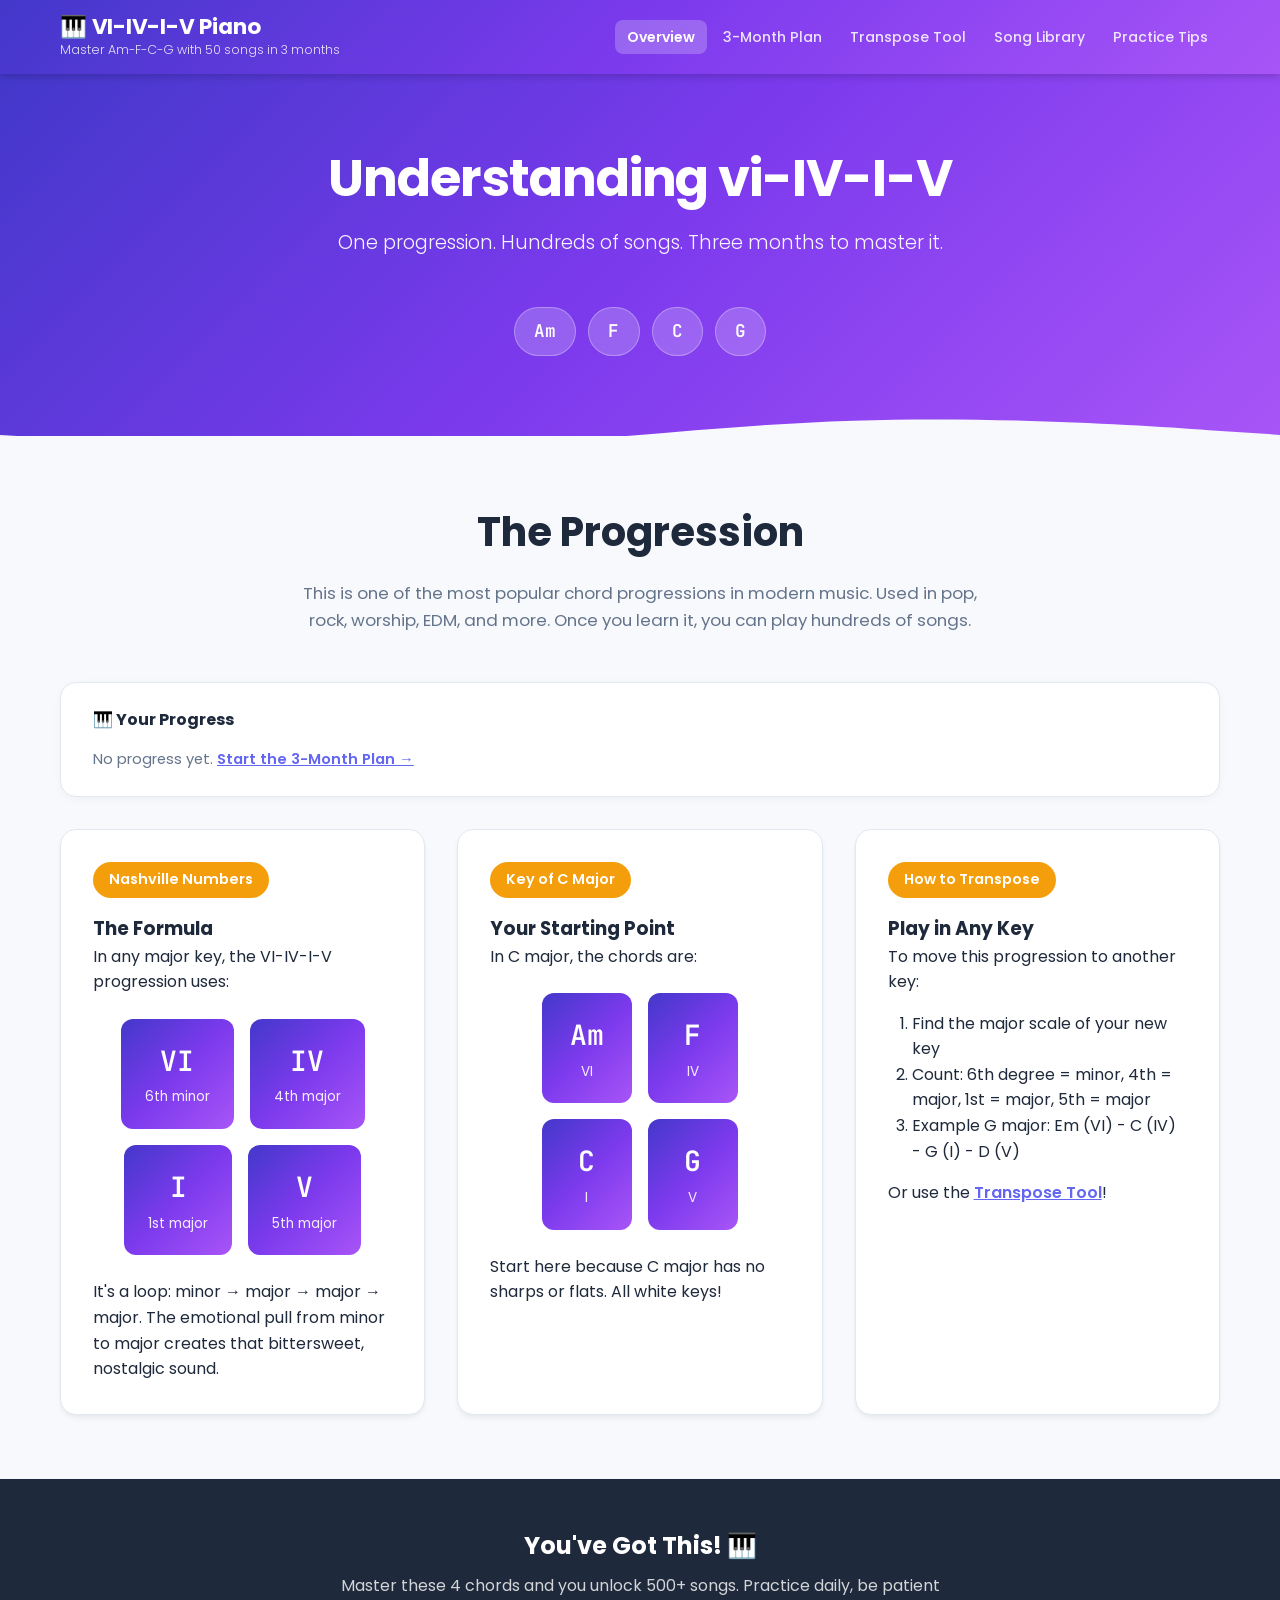
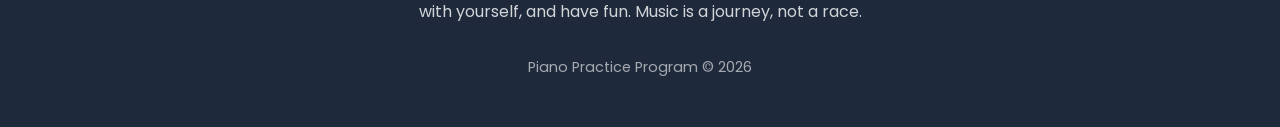
<file: index.html>
<!DOCTYPE html>
<html lang="en">
<head>
  <meta charset="UTF-8">
  <meta name="viewport" content="width=device-width, initial-scale=1.0">
  <title>Piano Practice Program</title>
  <link href="https://fonts.googleapis.com/css2?family=Poppins:wght@300;400;500;600;700&family=JetBrains+Mono:wght@400;600&display=swap" rel="stylesheet">
  <link rel="stylesheet" href="app.css">
  <link rel="stylesheet" href="plan-timeline.css">
</head>
<body>

<header>
  <div class="header-inner">
    <div class="header-brand">
      <h1>🎹 VI-IV-I-V Piano</h1>
      <p>Master Am-F-C-G with 50 songs in 3 months</p>
    </div>
    <nav aria-label="Main navigation">
      <button class="nav-toggle" aria-label="Toggle navigation" aria-expanded="false">
        <svg width="24" height="24" fill="none" stroke="currentColor" stroke-width="2" viewBox="0 0 24 24">
          <path stroke-linecap="round" stroke-linejoin="round" d="M4 6h16M4 12h16M4 18h16"/>
        </svg>
      </button>
      <ul class="nav-links" role="list">
        <li><a href="index.html" class="active">Overview</a></li>
        <li><a href="practice_plan.html">3-Month Plan</a></li>
        <li><a href="transpose_tool.html">Transpose Tool</a></li>
        <li><a href="songs_library.html">Song Library</a></li>
        <li><a href="practice_tips.html">Practice Tips</a></li>
      </ul>
    </nav>
  </div>
</header>

<div class="hero">
  <div class="container">
    <h2>Understanding vi-IV-I-V</h2>
    <p>One progression. Hundreds of songs. Three months to master it.</p>
    <div class="header-chords">
      <div class="chord-pill">Am</div>
      <div class="chord-pill">F</div>
      <div class="chord-pill">C</div>
      <div class="chord-pill">G</div>
    </div>
  </div>
</div>

<main>
  <section id="overview">
    <div class="container">
      <h2 class="section-title">The Progression</h2>
      <p class="section-desc">This is one of the most popular chord progressions in modern music. Used in pop, rock, worship, EDM, and more. Once you learn it, you can play hundreds of songs.</p>
      <!-- Dashboard widget -->
      <div id="dash-widget-root"></div>

      <div class="overview-grid">
        <div class="card">
          <div class="nashville-label">Nashville Numbers</div>
          <h3>The Formula</h3>
          <p>In any major key, the VI-IV-I-V progression uses:</p>
          <div class="chord-display">
            <div class="chord-box"><span class="chord-name">VI</span><span class="chord-degree">6th minor</span></div>
            <div class="chord-box"><span class="chord-name">IV</span><span class="chord-degree">4th major</span></div>
            <div class="chord-box"><span class="chord-name">I</span><span class="chord-degree">1st major</span></div>
            <div class="chord-box"><span class="chord-name">V</span><span class="chord-degree">5th major</span></div>
          </div>
          <p>It's a loop: minor → major → major → major. The emotional pull from minor to major creates that bittersweet, nostalgic sound.</p>
        </div>
        <div class="card">
          <div class="nashville-label">Key of C Major</div>
          <h3>Your Starting Point</h3>
          <p>In C major, the chords are:</p>
          <div class="chord-display">
            <div class="chord-box"><span class="chord-name">Am</span><span class="chord-degree">VI</span></div>
            <div class="chord-box"><span class="chord-name">F</span><span class="chord-degree">IV</span></div>
            <div class="chord-box"><span class="chord-name">C</span><span class="chord-degree">I</span></div>
            <div class="chord-box"><span class="chord-name">G</span><span class="chord-degree">V</span></div>
          </div>
          <p>Start here because C major has no sharps or flats. All white keys!</p>
        </div>
        <div class="card">
          <div class="nashville-label">How to Transpose</div>
          <h3>Play in Any Key</h3>
          <p>To move this progression to another key:</p>
          <ol style="margin-left: 1.5rem; margin-top: 1rem;">
            <li>Find the major scale of your new key</li>
            <li>Count: 6th degree = minor, 4th = major, 1st = major, 5th = major</li>
            <li>Example G major: Em (VI) - C (IV) - G (I) - D (V)</li>
          </ol>
          <p style="margin-top: 1rem;">Or use the <a href="transpose_tool.html" style="color: var(--primary); font-weight: 600;">Transpose Tool</a>!</p>
        </div>
      </div>
    </div>
  </section>
</main>

<footer>
  <div class="container">
    <h3 class="footer-title">You've Got This! 🎹</h3>
    <p class="footer-desc">Master these 4 chords and you unlock 500+ songs. Practice daily, be patient with yourself, and have fun. Music is a journey, not a race.</p>
    <p class="footer-copy">Piano Practice Program © 2026</p>
  </div>
</footer>

<script src="app.js"></script>
<script src="progress-store.js"></script>
<script>
// Dashboard widget — reads piano_progress from localStorage
function renderDashboard() {
  const root = document.getElementById('dash-widget-root');
  if (!root) return;

  const state  = getProgress();
  const done   = state.completedWeeks.length;
  const pct    = Math.round((done / TOTAL_WEEKS) * 100);
  const streak = calcStreak(state.streakDates);
  const eta    = estimatedCompletion(state);

  if (done === 0 && streak === 0) {
    root.innerHTML = `
      <div class="dash-widget">
        <div class="dash-widget-header">
          <span class="dash-widget-title">🎹 Your Progress</span>
        </div>
        <p style="color:var(--muted);font-size:0.92rem;">No progress yet. <a href="practice_plan.html" style="color:var(--primary);font-weight:600;">Start the 3-Month Plan →</a></p>
      </div>`;
    return;
  }

  const currentWeek = done < TOTAL_WEEKS ? done + 1 : TOTAL_WEEKS;
  const etaHtml = eta ? `<div class="tl-eta" style="margin-top:0.75rem">📅 Est. finish: <strong>${eta}</strong></div>` : '';

  root.innerHTML = `
    <div class="dash-widget">
      <div class="dash-widget-header">
        <span class="dash-widget-title">🎹 Your Progress</span>
        <div class="tl-streak" title="Consecutive practice days">
          🔥 ${streak} <span class="tl-streak-label">day streak</span>
        </div>
      </div>
      <div class="dash-widget-bar">
        <div class="dash-widget-fill" style="width:${pct}%"></div>
      </div>
      <div class="dash-stats">
        <div class="dash-stat">
          <span class="dash-stat-value">${done}/${TOTAL_WEEKS}</span>
          <span class="dash-stat-label">Weeks done</span>
        </div>
        <div class="dash-stat">
          <span class="dash-stat-value">${pct}%</span>
          <span class="dash-stat-label">Complete</span>
        </div>
        <div class="dash-stat">
          <span class="dash-stat-value">${done < TOTAL_WEEKS ? 'Wk ' + currentWeek : '🎉'}</span>
          <span class="dash-stat-label">${done < TOTAL_WEEKS ? 'Current week' : 'Finished!'}</span>
        </div>
      </div>
      ${etaHtml}
      <div class="dash-cta">
        <a href="practice_plan.html" class="btn btn-sm" style="text-decoration:none">
          ${done < TOTAL_WEEKS ? '▶ Continue Week ' + currentWeek : '🏆 Review Plan'}
        </a>
      </div>
    </div>`;
}

document.addEventListener('DOMContentLoaded', renderDashboard);
</script>
</html>
</file>
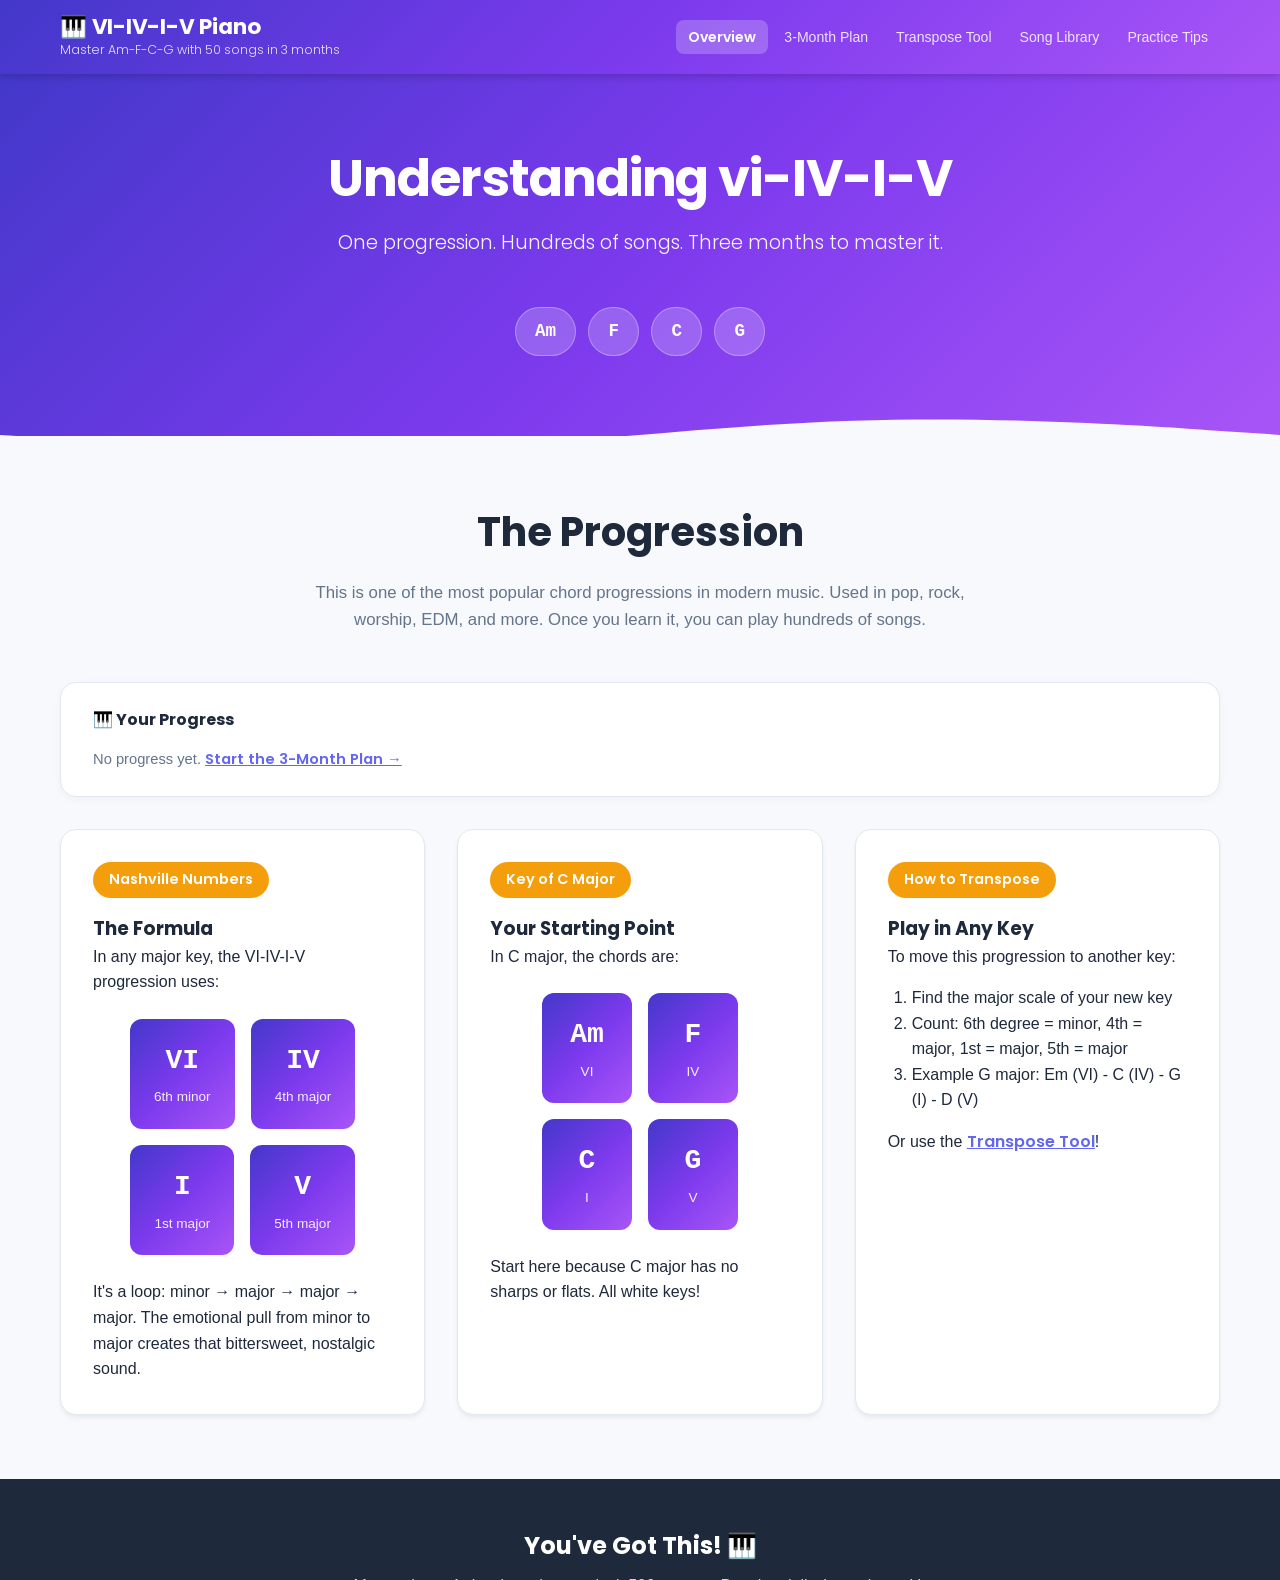
<file: piano_program.html>
<!DOCTYPE html>
<html lang="en">
<head>
<meta charset="UTF-8">
<meta http-equiv="refresh" content="0; url=index.html">
<title>Redirecting...</title>
</head>
<body>
<p>Redirecting to <a href="index.html">index.html</a>...</p>
</body>
</html>
</file>
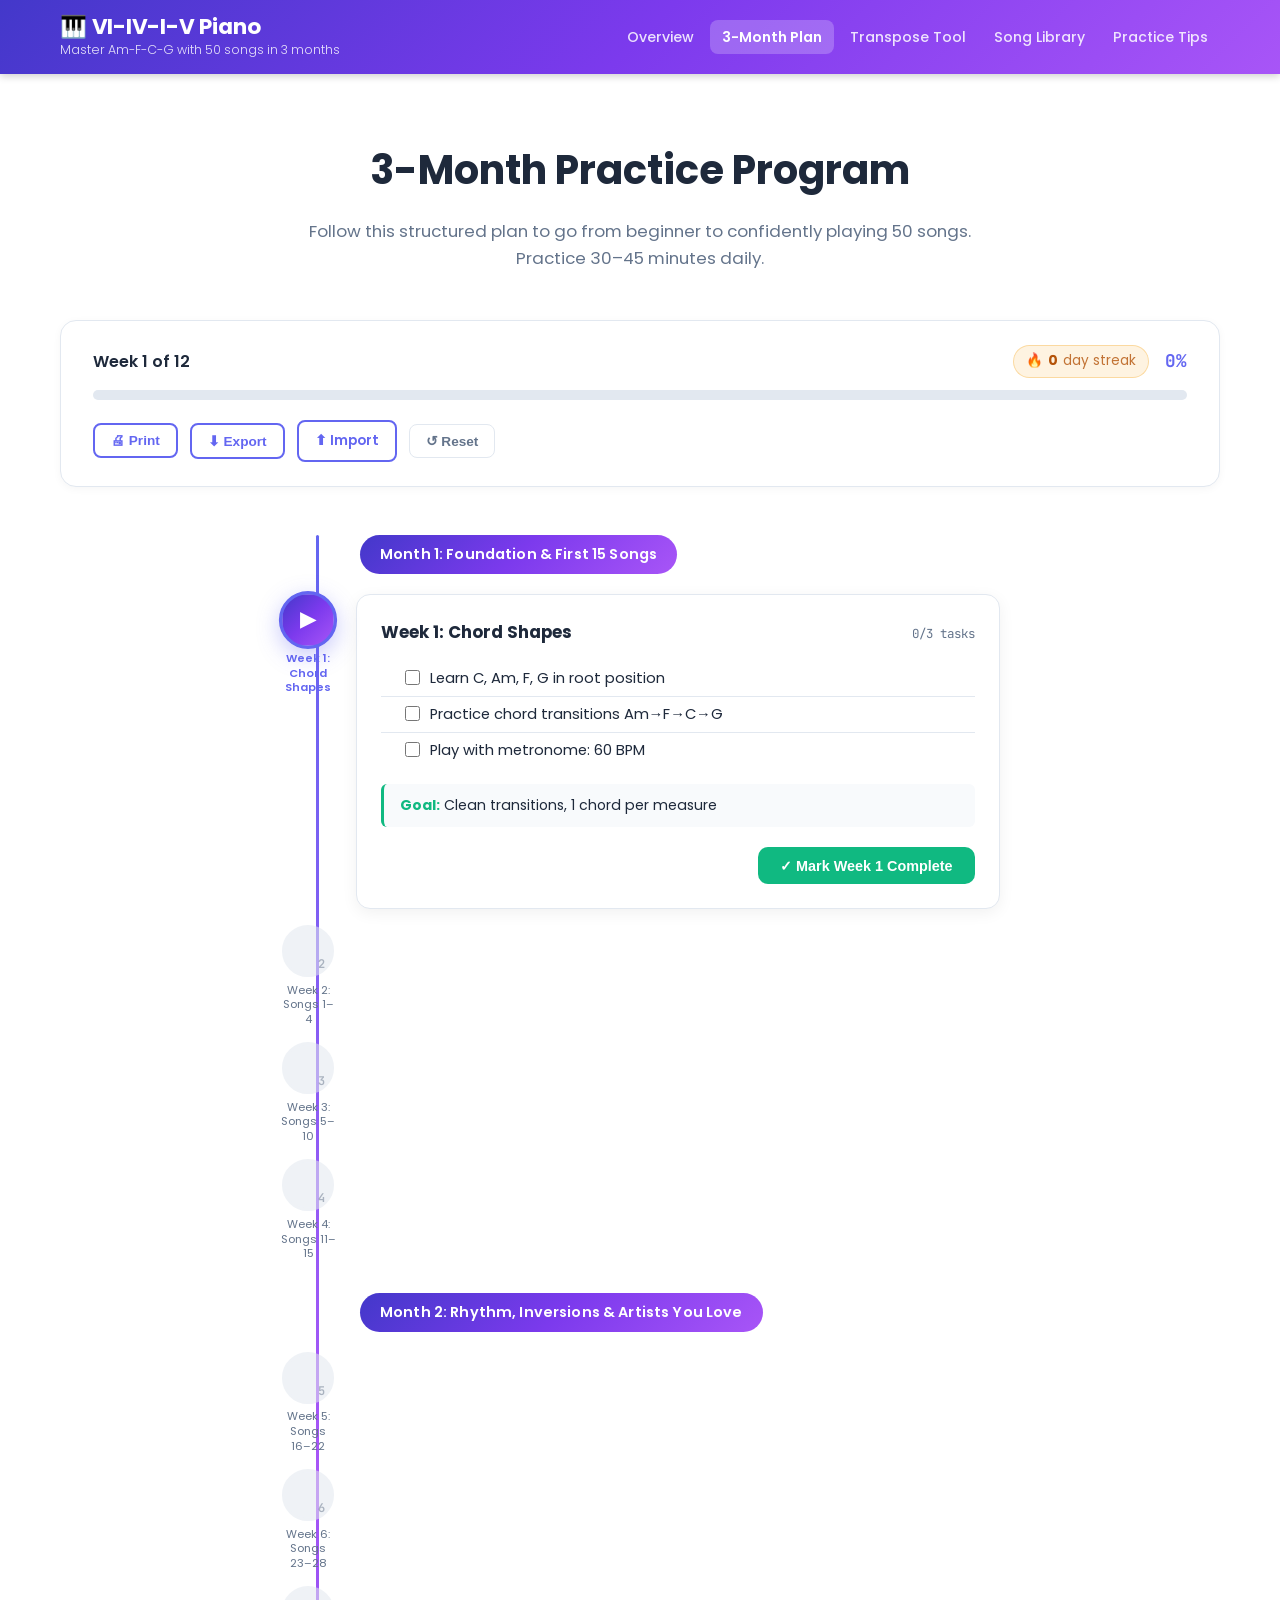
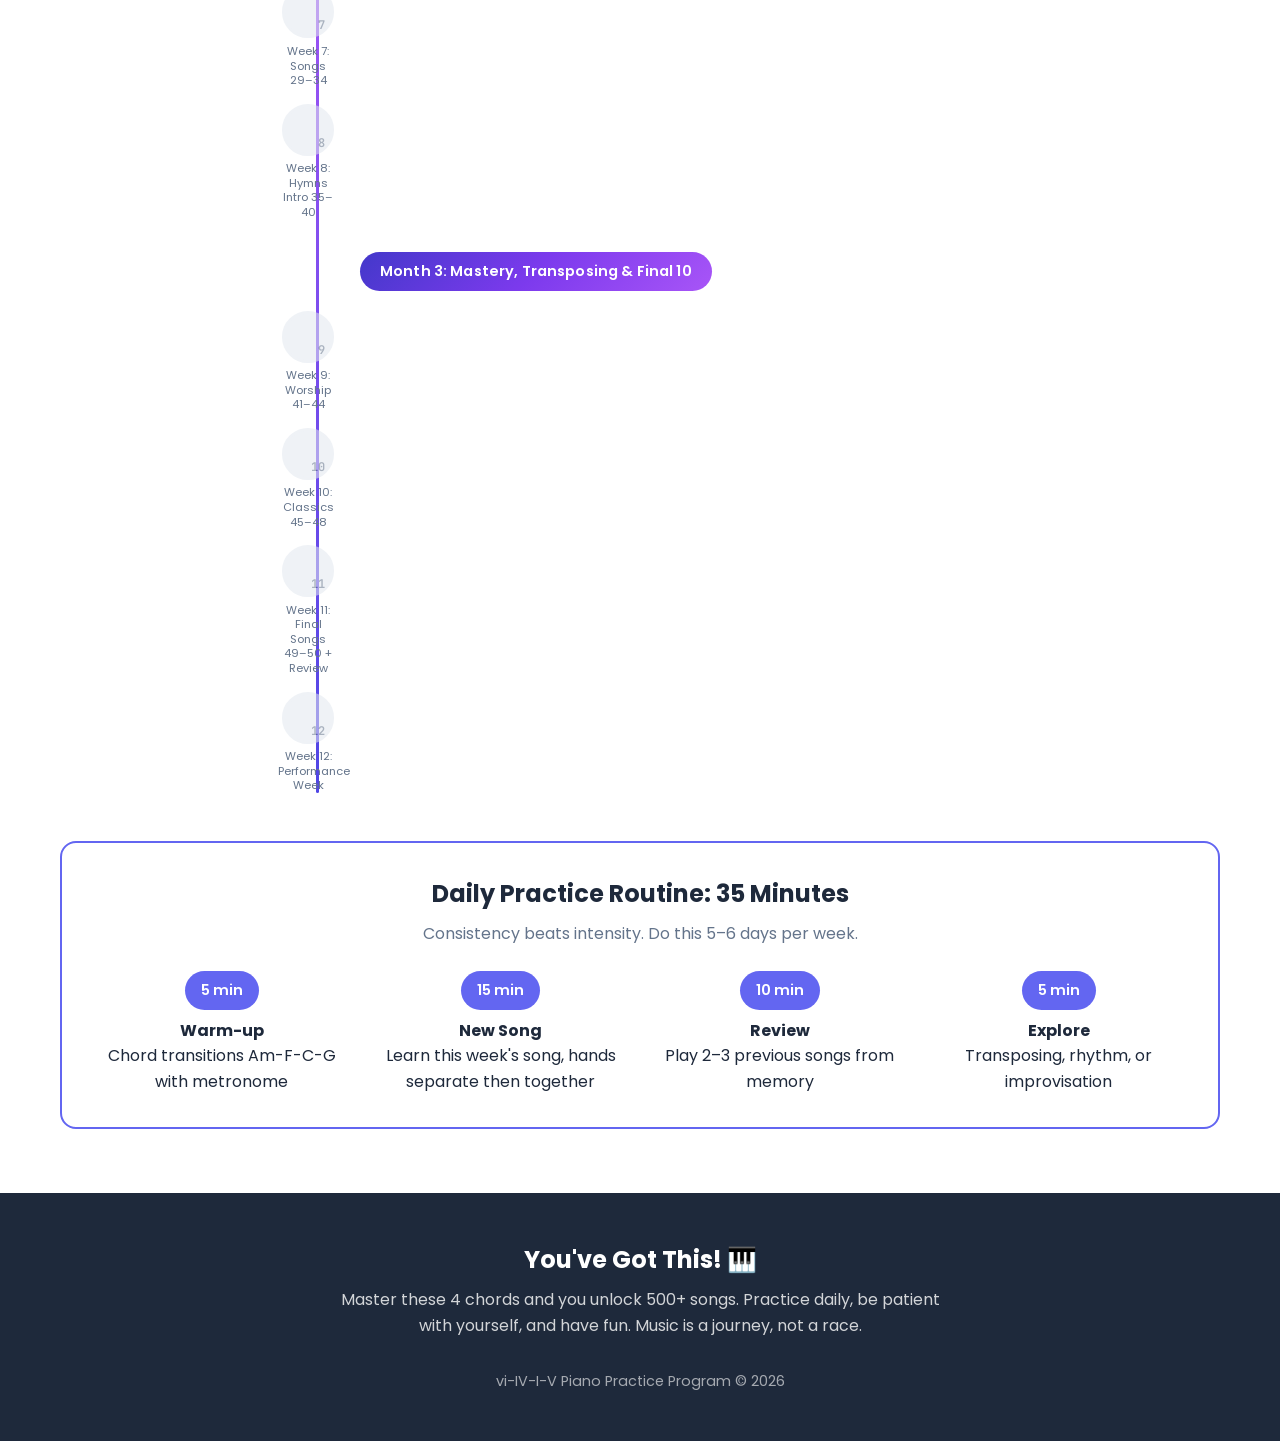
<file: practice_plan.html>
<!DOCTYPE html>
<html lang="en">
<head>
  <meta charset="UTF-8">
  <meta name="viewport" content="width=device-width, initial-scale=1.0">
  <title>3-Month Plan – VI-IV-I-V Piano</title>
  <link href="https://fonts.googleapis.com/css2?family=Poppins:wght@300;400;500;600;700&family=JetBrains+Mono:wght@400;600&display=swap" rel="stylesheet">
  <link rel="stylesheet" href="app.css">
  <link rel="stylesheet" href="plan-timeline.css">
</head>
<body>

<header>
  <div class="header-inner">
    <div class="header-brand">
      <h1>🎹 VI-IV-I-V Piano</h1>
      <p>Master Am-F-C-G with 50 songs in 3 months</p>
    </div>
    <nav aria-label="Main navigation">
      <button class="nav-toggle" aria-label="Toggle navigation" aria-expanded="false">
        <svg width="24" height="24" fill="none" stroke="currentColor" stroke-width="2" viewBox="0 0 24 24">
          <path stroke-linecap="round" stroke-linejoin="round" d="M4 6h16M4 12h16M4 18h16"/>
        </svg>
      </button>
      <ul class="nav-links" role="list">
        <li><a href="index.html">Overview</a></li>
        <li><a href="practice_plan.html" class="active">3-Month Plan</a></li>
        <li><a href="transpose_tool.html">Transpose Tool</a></li>
        <li><a href="songs_library.html">Song Library</a></li>
        <li><a href="practice_tips.html">Practice Tips</a></li>
      </ul>
    </nav>
  </div>
</header>

<main>
  <section class="bg-white">
    <div class="container">
      <h2 class="section-title">3-Month Practice Program</h2>
      <p class="section-desc">Follow this structured plan to go from beginner to confidently playing 50 songs. Practice 30–45 minutes daily.</p>

      <!-- Timeline renders here -->
      <div id="timeline-root"></div>

      <!-- Daily routine — static, not data-driven -->
      <div class="daily-routine">
        <h3>Daily Practice Routine: 35 Minutes</h3>
        <p>Consistency beats intensity. Do this 5–6 days per week.</p>
        <div class="routine-grid">
          <div class="routine-item">
            <div class="routine-time">5 min</div>
            <div><strong>Warm-up</strong><br>Chord transitions Am-F-C-G with metronome</div>
          </div>
          <div class="routine-item">
            <div class="routine-time">15 min</div>
            <div><strong>New Song</strong><br>Learn this week's song, hands separate then together</div>
          </div>
          <div class="routine-item">
            <div class="routine-time">10 min</div>
            <div><strong>Review</strong><br>Play 2–3 previous songs from memory</div>
          </div>
          <div class="routine-item">
            <div class="routine-time">5 min</div>
            <div><strong>Explore</strong><br>Transposing, rhythm, or improvisation</div>
          </div>
        </div>
      </div>
    </div>
  </section>
</main>

<footer>
  <div class="container">
    <h3 class="footer-title">You've Got This! 🎹</h3>
    <p class="footer-desc">Master these 4 chords and you unlock 500+ songs. Practice daily, be patient with yourself, and have fun. Music is a journey, not a race.</p>
    <p class="footer-copy">vi-IV-I-V Piano Practice Program © 2026</p>
  </div>
</footer>

<!-- Confetti canvas (used by plan-timeline.js) -->
<canvas id="tl-confetti" aria-hidden="true"></canvas>

<script src="app.js"></script>
<script src="plan-data.js"></script>
<script src="progress-store.js"></script>
<script src="plan-timeline.js"></script>
</body>
</html>
</file>
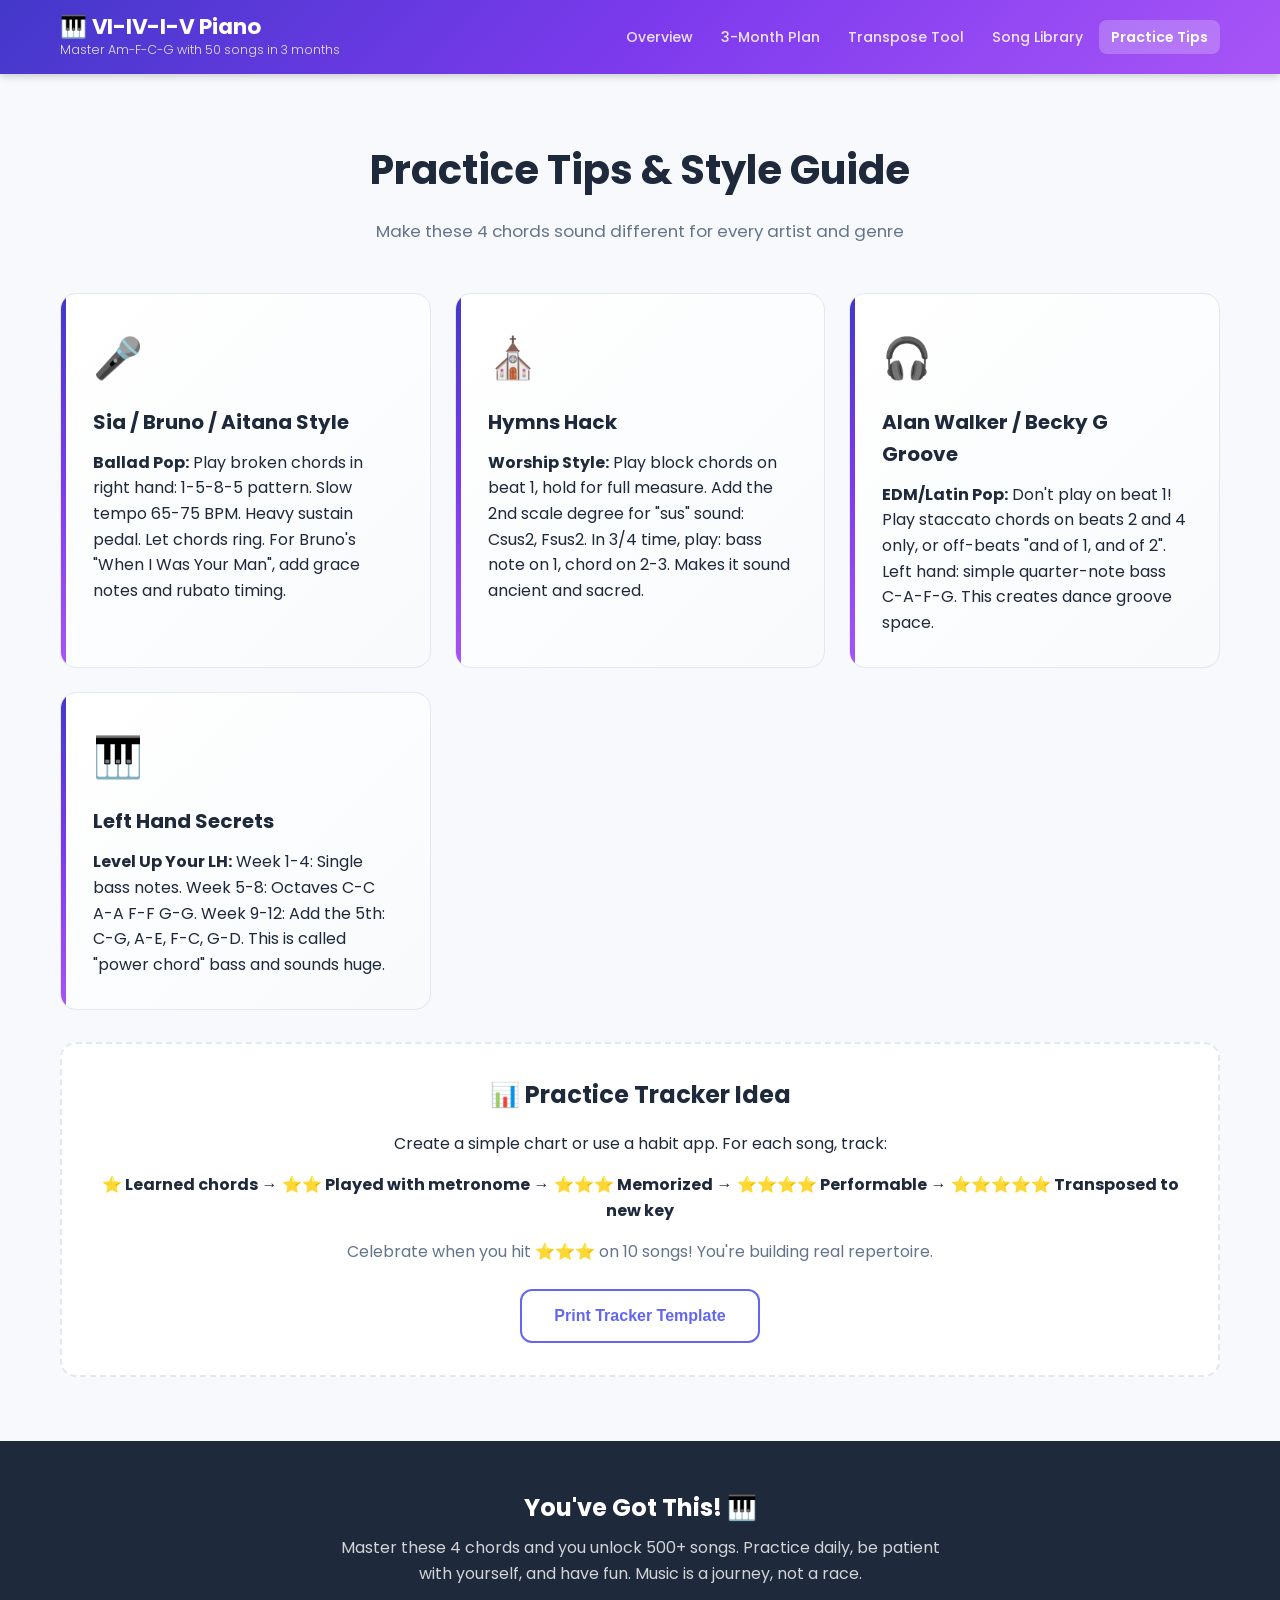
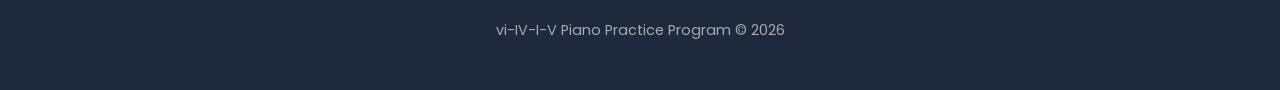
<file: practice_tips.html>
<!DOCTYPE html>
<html lang="en">
<head>
  <meta charset="UTF-8">
  <meta name="viewport" content="width=device-width, initial-scale=1.0">
  <title>Practice Tips – VI-IV-I-V Piano</title>
  <link href="https://fonts.googleapis.com/css2?family=Poppins:wght@300;400;500;600;700&family=JetBrains+Mono:wght@400;600&display=swap" rel="stylesheet">
  <link rel="stylesheet" href="app.css">
</head>
<body>

<header>
  <div class="header-inner">
    <div class="header-brand">
      <h1>🎹 VI-IV-I-V Piano</h1>
      <p>Master Am-F-C-G with 50 songs in 3 months</p>
    </div>
    <nav aria-label="Main navigation">
      <button class="nav-toggle" aria-label="Toggle navigation" aria-expanded="false">
        <svg width="24" height="24" fill="none" stroke="currentColor" stroke-width="2" viewBox="0 0 24 24">
          <path stroke-linecap="round" stroke-linejoin="round" d="M4 6h16M4 12h16M4 18h16"/>
        </svg>
      </button>
      <ul class="nav-links" role="list">
        <li><a href="index.html">Overview</a></li>
        <li><a href="practice_plan.html">3-Month Plan</a></li>
        <li><a href="transpose_tool.html">Transpose Tool</a></li>
        <li><a href="songs_library.html">Song Library</a></li>
        <li><a href="practice_tips.html" class="active">Practice Tips</a></li>
      </ul>
    </nav>
  </div>
</header>

<main>
  <section>
    <div class="container">
      <h2 class="section-title">Practice Tips &amp; Style Guide</h2>
      <p class="section-desc">Make these 4 chords sound different for every artist and genre</p>
      <div class="tips-grid">
        <div class="tip-card">
          <div class="tip-icon">🎤</div>
          <h3>Sia / Bruno / Aitana Style</h3>
          <p><strong>Ballad Pop:</strong> Play broken chords in right hand: 1-5-8-5 pattern. Slow tempo 65-75 BPM. Heavy sustain pedal. Let chords ring. For Bruno's "When I Was Your Man", add grace notes and rubato timing.</p>
        </div>
        <div class="tip-card">
          <div class="tip-icon">⛪</div>
          <h3>Hymns Hack</h3>
          <p><strong>Worship Style:</strong> Play block chords on beat 1, hold for full measure. Add the 2nd scale degree for "sus" sound: Csus2, Fsus2. In 3/4 time, play: bass note on 1, chord on 2-3. Makes it sound ancient and sacred.</p>
        </div>
        <div class="tip-card">
          <div class="tip-icon">🎧</div>
          <h3>Alan Walker / Becky G Groove</h3>
          <p><strong>EDM/Latin Pop:</strong> Don't play on beat 1! Play staccato chords on beats 2 and 4 only, or off-beats "and of 1, and of 2". Left hand: simple quarter-note bass C-A-F-G. This creates dance groove space.</p>
        </div>
        <div class="tip-card">
          <div class="tip-icon">🎹</div>
          <h3>Left Hand Secrets</h3>
          <p><strong>Level Up Your LH:</strong> Week 1-4: Single bass notes. Week 5-8: Octaves C-C A-A F-F G-G. Week 9-12: Add the 5th: C-G, A-E, F-C, G-D. This is called "power chord" bass and sounds huge.</p>
        </div>
      </div>
      <div class="tracker-box">
        <h3>📊 Practice Tracker Idea</h3>
        <p>Create a simple chart or use a habit app. For each song, track:</p>
        <p class="tracker-stars"><strong>⭐ Learned chords</strong> → <strong>⭐⭐ Played with metronome</strong> → <strong>⭐⭐⭐ Memorized</strong> → <strong>⭐⭐⭐⭐ Performable</strong> → <strong>⭐⭐⭐⭐⭐ Transposed to new key</strong></p>
        <p class="tracker-note">Celebrate when you hit ⭐⭐⭐ on 10 songs! You're building real repertoire.</p>
        <button class="btn btn-secondary" style="margin-top: 1.5rem;" onclick="window.print()">Print Tracker Template</button>
      </div>
    </div>
  </section>
</main>

<footer>
  <div class="container">
    <h3 class="footer-title">You've Got This! 🎹</h3>
    <p class="footer-desc">Master these 4 chords and you unlock 500+ songs. Practice daily, be patient with yourself, and have fun. Music is a journey, not a race.</p>
    <p class="footer-copy">vi-IV-I-V Piano Practice Program © 2026</p>
  </div>
</footer>

<script src="app.js"></script>
</body>
</html>
</file>
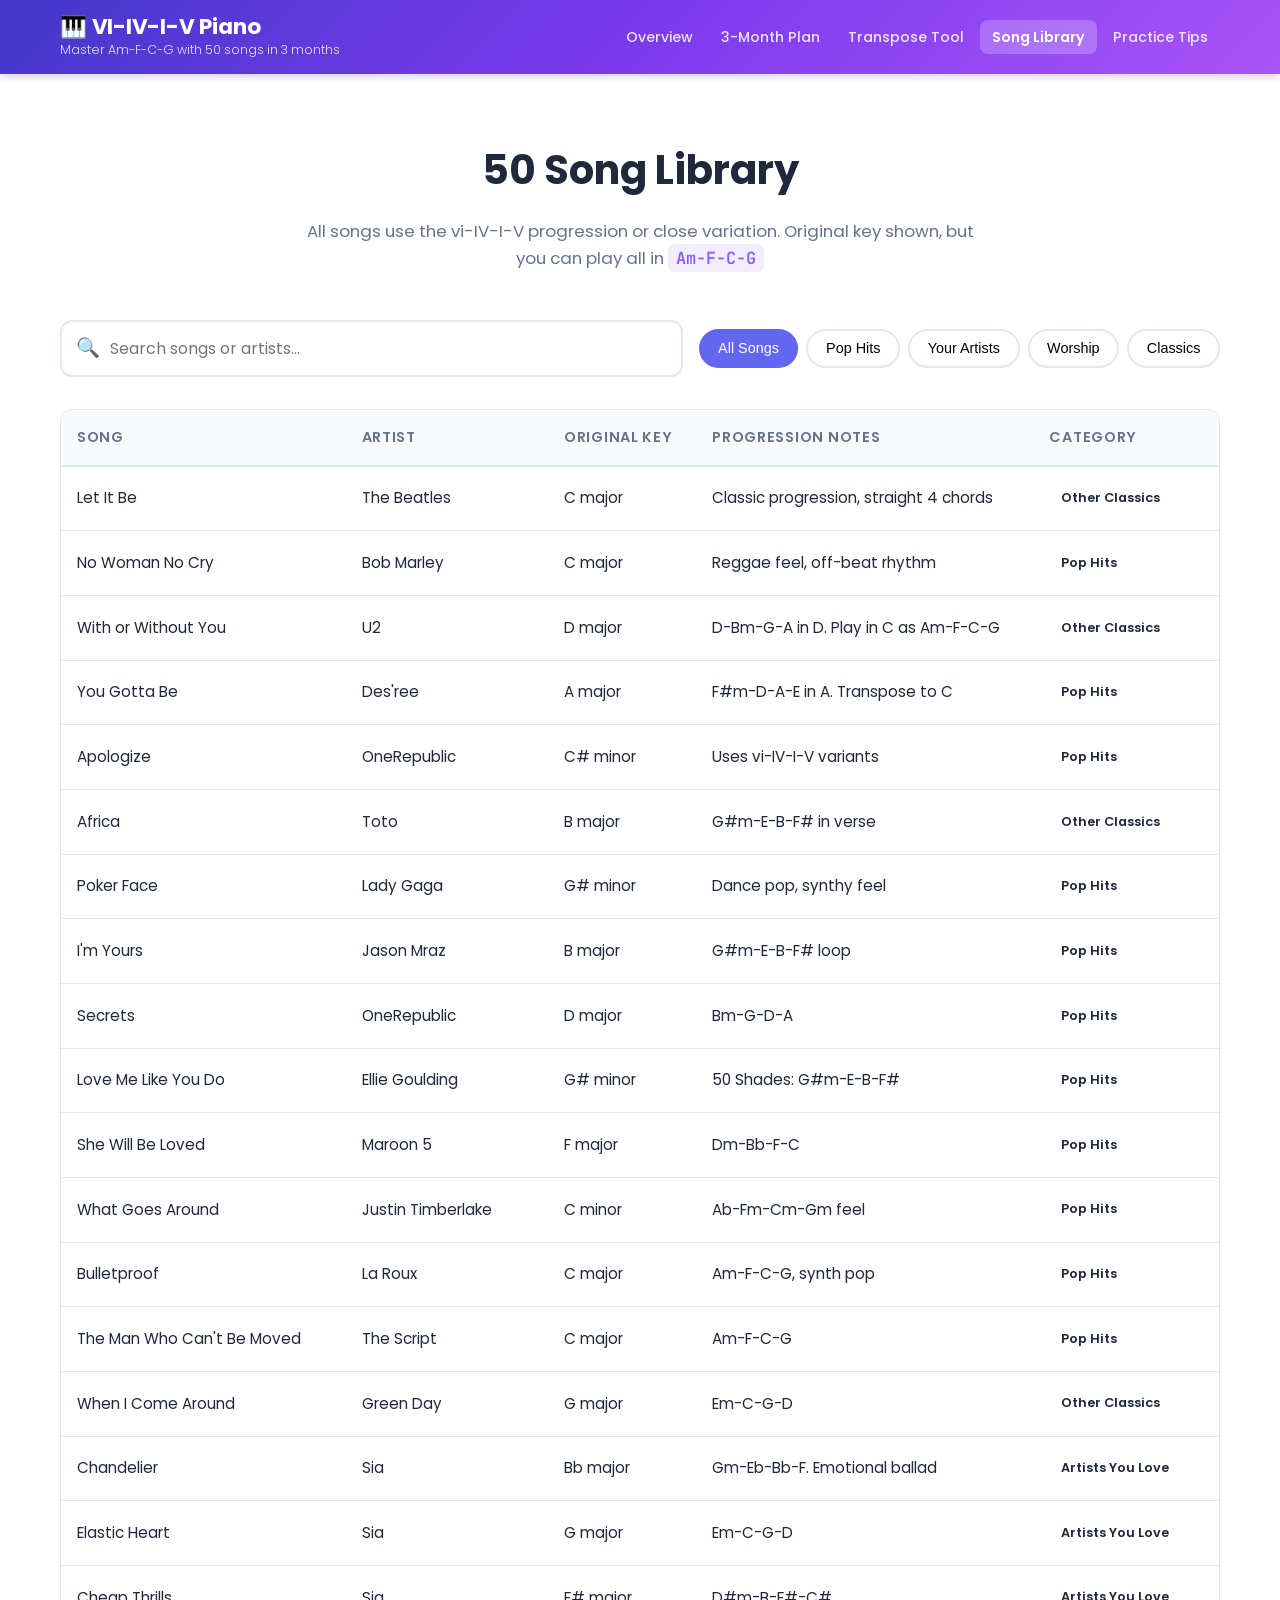
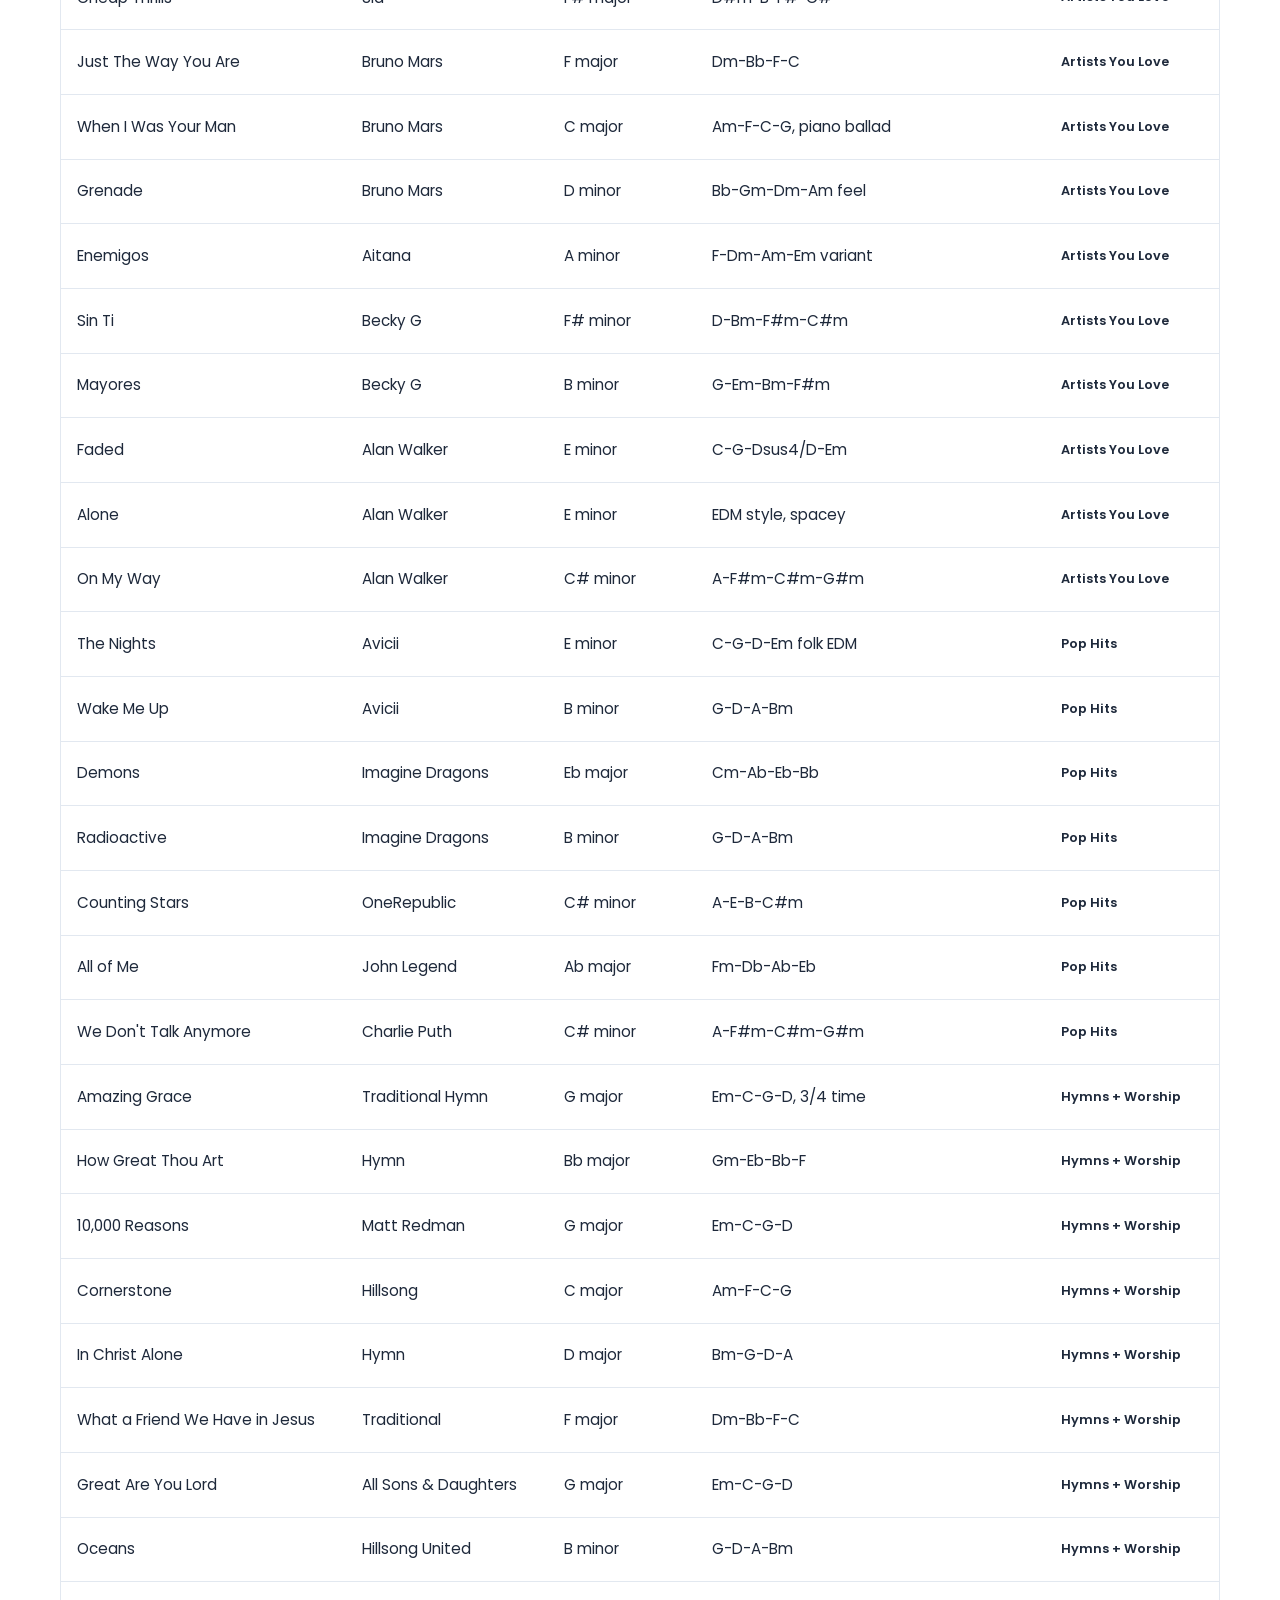
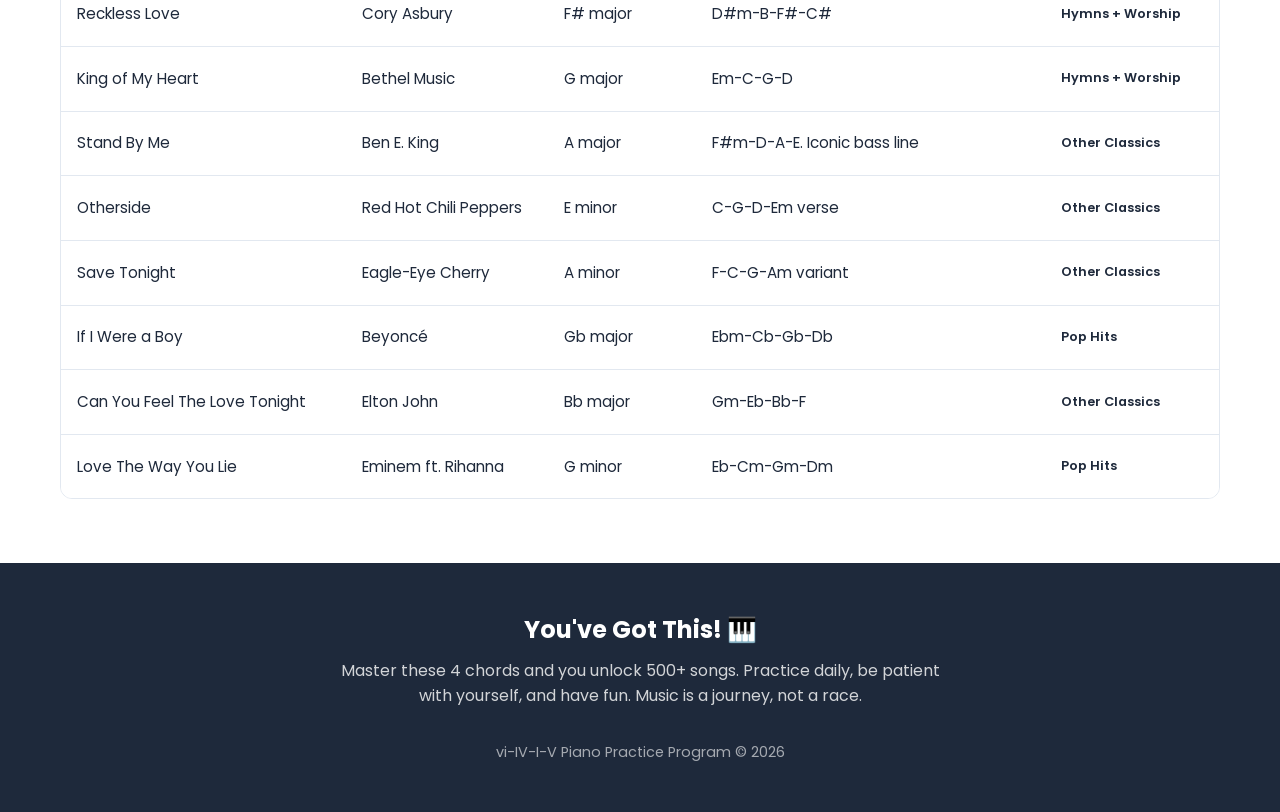
<file: songs_library.html>
<!DOCTYPE html>
<html lang="en">
<head>
  <meta charset="UTF-8">
  <meta name="viewport" content="width=device-width, initial-scale=1.0">
  <title>Song Library – VI-IV-I-V Piano</title>
  <link href="https://fonts.googleapis.com/css2?family=Poppins:wght@300;400;500;600;700&family=JetBrains+Mono:wght@400;600&display=swap" rel="stylesheet">
  <link rel="stylesheet" href="app.css">
</head>
<body>

<header>
  <div class="header-inner">
    <div class="header-brand">
      <h1>🎹 VI-IV-I-V Piano</h1>
      <p>Master Am-F-C-G with 50 songs in 3 months</p>
    </div>
    <nav aria-label="Main navigation">
      <button class="nav-toggle" aria-label="Toggle navigation" aria-expanded="false">
        <svg width="24" height="24" fill="none" stroke="currentColor" stroke-width="2" viewBox="0 0 24 24">
          <path stroke-linecap="round" stroke-linejoin="round" d="M4 6h16M4 12h16M4 18h16"/>
        </svg>
      </button>
      <ul class="nav-links" role="list">
        <li><a href="index.html">Overview</a></li>
        <li><a href="practice_plan.html">3-Month Plan</a></li>
        <li><a href="transpose_tool.html">Transpose Tool</a></li>
        <li><a href="songs_library.html" class="active">Song Library</a></li>
        <li><a href="practice_tips.html">Practice Tips</a></li>
      </ul>
    </nav>
  </div>
</header>

<main>
  <section class="bg-white">
    <div class="container">
      <h2 class="section-title">50 Song Library</h2>
      <p class="section-desc">All songs use the vi-IV-I-V progression or close variation. Original key shown, but you can play all in <span class="chord-inline">Am-F-C-G</span></p>
      <div class="library-controls">
        <div class="search-box">
          <input type="text" id="searchInput" placeholder="Search songs or artists...">
        </div>
        <div class="filter-buttons">
          <button class="filter-btn active" data-filter="all">All Songs</button>
          <button class="filter-btn" data-filter="Pop Hits">Pop Hits</button>
          <button class="filter-btn" data-filter="Artists You Love">Your Artists</button>
          <button class="filter-btn" data-filter="Hymns + Worship">Worship</button>
          <button class="filter-btn" data-filter="Other Classics">Classics</button>
        </div>
      </div>
      <div class="song-table-container">
        <table id="songTable">
          <thead>
            <tr>
              <th>Song</th>
              <th>Artist</th>
              <th>Original Key</th>
              <th>Progression Notes</th>
              <th>Category</th>
            </tr>
          </thead>
          <tbody id="songTableBody"></tbody>
        </table>
      </div>
    </div>
  </section>
</main>

<footer>
  <div class="container">
    <h3 class="footer-title">You've Got This! 🎹</h3>
    <p class="footer-desc">Master these 4 chords and you unlock 500+ songs. Practice daily, be patient with yourself, and have fun. Music is a journey, not a race.</p>
    <p class="footer-copy">vi-IV-I-V Piano Practice Program © 2026</p>
  </div>
</footer>

<script src="app.js"></script>
<script src="playables.js"></script>
<script>
const songs = [
  { song: "Let It Be", artist: "The Beatles", key: "C major", progresson: "Classic progression, straight 4 chords", category: "Other Classics" },
  { song: "No Woman No Cry", artist: "Bob Marley", key: "C major", progresson: "Reggae feel, off-beat rhythm", category: "Pop Hits" },
  { song: "With or Without You", artist: "U2", key: "D major", progresson: "D-Bm-G-A in D. Play in C as Am-F-C-G", category: "Other Classics" },
  { song: "You Gotta Be", artist: "Des'ree", key: "A major", progresson: "F#m-D-A-E in A. Transpose to C", category: "Pop Hits" },
  { song: "Apologize", artist: "OneRepublic", key: "C# minor", progresson: "Uses vi-IV-I-V variants", category: "Pop Hits" },
  { song: "Africa", artist: "Toto", key: "B major", progresson: "G#m-E-B-F# in verse", category: "Other Classics" },
  { song: "Poker Face", artist: "Lady Gaga", key: "G# minor", progresson: "Dance pop, synthy feel", category: "Pop Hits" },
  { song: "I'm Yours", artist: "Jason Mraz", key: "B major", progresson: "G#m-E-B-F# loop", category: "Pop Hits" },
  { song: "Secrets", artist: "OneRepublic", key: "D major", progresson: "Bm-G-D-A", category: "Pop Hits" },
  { song: "Love Me Like You Do", artist: "Ellie Goulding", key: "G# minor", progresson: "50 Shades: G#m-E-B-F#", category: "Pop Hits" },
  { song: "She Will Be Loved", artist: "Maroon 5", key: "F major", progresson: "Dm-Bb-F-C", category: "Pop Hits" },
  { song: "What Goes Around", artist: "Justin Timberlake", key: "C minor", progresson: "Ab-Fm-Cm-Gm feel", category: "Pop Hits" },
  { song: "Bulletproof", artist: "La Roux", key: "C major", progresson: "Am-F-C-G, synth pop", category: "Pop Hits" },
  { song: "The Man Who Can't Be Moved", artist: "The Script", key: "C major", progresson: "Am-F-C-G", category: "Pop Hits" },
  { song: "When I Come Around", artist: "Green Day", key: "G major", progresson: "Em-C-G-D", category: "Other Classics" },
  { song: "Chandelier", artist: "Sia", key: "Bb major", progresson: "Gm-Eb-Bb-F. Emotional ballad", category: "Artists You Love" },
  { song: "Elastic Heart", artist: "Sia", key: "G major", progresson: "Em-C-G-D", category: "Artists You Love" },
  { song: "Cheap Thrills", artist: "Sia", key: "F# major", progresson: "D#m-B-F#-C#", category: "Artists You Love" },
  { song: "Just The Way You Are", artist: "Bruno Mars", key: "F major", progresson: "Dm-Bb-F-C", category: "Artists You Love" },
  { song: "When I Was Your Man", artist: "Bruno Mars", key: "C major", progresson: "Am-F-C-G, piano ballad", category: "Artists You Love" },
  { song: "Grenade", artist: "Bruno Mars", key: "D minor", progresson: "Bb-Gm-Dm-Am feel", category: "Artists You Love" },
  { song: "Enemigos", artist: "Aitana", key: "A minor", progresson: "F-Dm-Am-Em variant", category: "Artists You Love" },
  { song: "Sin Ti", artist: "Becky G", key: "F# minor", progresson: "D-Bm-F#m-C#m", category: "Artists You Love" },
  { song: "Mayores", artist: "Becky G", key: "B minor", progresson: "G-Em-Bm-F#m", category: "Artists You Love" },
  { song: "Faded", artist: "Alan Walker", key: "E minor", progresson: "C-G-Dsus4/D-Em", category: "Artists You Love" },
  { song: "Alone", artist: "Alan Walker", key: "E minor", progresson: "EDM style, spacey", category: "Artists You Love" },
  { song: "On My Way", artist: "Alan Walker", key: "C# minor", progresson: "A-F#m-C#m-G#m", category: "Artists You Love" },
  { song: "The Nights", artist: "Avicii", key: "E minor", progresson: "C-G-D-Em folk EDM", category: "Pop Hits" },
  { song: "Wake Me Up", artist: "Avicii", key: "B minor", progresson: "G-D-A-Bm", category: "Pop Hits" },
  { song: "Demons", artist: "Imagine Dragons", key: "Eb major", progresson: "Cm-Ab-Eb-Bb", category: "Pop Hits" },
  { song: "Radioactive", artist: "Imagine Dragons", key: "B minor", progresson: "G-D-A-Bm", category: "Pop Hits" },
  { song: "Counting Stars", artist: "OneRepublic", key: "C# minor", progresson: "A-E-B-C#m", category: "Pop Hits" },
  { song: "All of Me", artist: "John Legend", key: "Ab major", progresson: "Fm-Db-Ab-Eb", category: "Pop Hits" },
  { song: "We Don't Talk Anymore", artist: "Charlie Puth", key: "C# minor", progresson: "A-F#m-C#m-G#m", category: "Pop Hits" },
  { song: "Amazing Grace", artist: "Traditional Hymn", key: "G major", progresson: "Em-C-G-D, 3/4 time", category: "Hymns + Worship" },
  { song: "How Great Thou Art", artist: "Hymn", key: "Bb major", progresson: "Gm-Eb-Bb-F", category: "Hymns + Worship" },
  { song: "10,000 Reasons", artist: "Matt Redman", key: "G major", progresson: "Em-C-G-D", category: "Hymns + Worship" },
  { song: "Cornerstone", artist: "Hillsong", key: "C major", progresson: "Am-F-C-G", category: "Hymns + Worship" },
  { song: "In Christ Alone", artist: "Hymn", key: "D major", progresson: "Bm-G-D-A", category: "Hymns + Worship" },
  { song: "What a Friend We Have in Jesus", artist: "Traditional", key: "F major", progresson: "Dm-Bb-F-C", category: "Hymns + Worship" },
  { song: "Great Are You Lord", artist: "All Sons & Daughters", key: "G major", progresson: "Em-C-G-D", category: "Hymns + Worship" },
  { song: "Oceans", artist: "Hillsong United", key: "B minor", progresson: "G-D-A-Bm", category: "Hymns + Worship" },
  { song: "Reckless Love", artist: "Cory Asbury", key: "F# major", progresson: "D#m-B-F#-C#", category: "Hymns + Worship" },
  { song: "King of My Heart", artist: "Bethel Music", key: "G major", progresson: "Em-C-G-D", category: "Hymns + Worship" },
  { song: "Stand By Me", artist: "Ben E. King", key: "A major", progresson: "F#m-D-A-E. Iconic bass line", category: "Other Classics" },
  { song: "Otherside", artist: "Red Hot Chili Peppers", key: "E minor", progresson: "C-G-D-Em verse", category: "Other Classics" },
  { song: "Save Tonight", artist: "Eagle-Eye Cherry", key: "A minor", progresson: "F-C-G-Am variant", category: "Other Classics" },
  { song: "If I Were a Boy", artist: "Beyoncé", key: "Gb major", progresson: "Ebm-Cb-Gb-Db", category: "Pop Hits" },
  { song: "Can You Feel The Love Tonight", artist: "Elton John", key: "Bb major", progresson: "Gm-Eb-Bb-F", category: "Other Classics" },
  { song: "Love The Way You Lie", artist: "Eminem ft. Rihanna", key: "G minor", progresson: "Eb-Cm-Gm-Dm", category: "Pop Hits" }
];

function renderSongs(filter = 'all', search = '') {
  const tbody = document.getElementById('songTableBody');
  const filtered = songs.filter(s => {
    const matchFilter = filter === 'all' || s.category === filter;
    const matchSearch = search === '' ||
      s.song.toLowerCase().includes(search.toLowerCase()) ||
      s.artist.toLowerCase().includes(search.toLowerCase());
    return matchFilter && matchSearch;
  });

  tbody.innerHTML = filtered.map(s => {
    const catClass = s.category === 'Pop Hits' ? 'category-pop' :
      s.category === 'Artists You Love' ? 'category-artist' :
      s.category === 'Hymns + Worship' ? 'category-hymn' : 'category-classic';
    return `<tr>
      <td data-label="Song">${s.song}</td>
      <td data-label="Artist">${s.artist}</td>
      <td data-label="Original Key">${s.key}</td>
      <td data-label="Notes">${s.progresson}</td>
      <td data-label="Category"><span class="category-badge ${catClass}">${s.category}</span></td>
    </tr>`;
  }).join('');

  if (filtered.length === 0) {
    tbody.innerHTML = `<tr><td colspan="5" style="text-align:center;padding:2rem;color:var(--muted);">No songs found. Try a different search or filter.</td></tr>`;
  }
}

renderSongs();

document.querySelectorAll('.filter-btn').forEach(btn => {
  btn.addEventListener('click', () => {
    document.querySelectorAll('.filter-btn').forEach(b => b.classList.remove('active'));
    btn.classList.add('active');
    renderSongs(btn.dataset.filter, document.getElementById('searchInput').value);
  });
});

document.getElementById('searchInput').addEventListener('input', e => {
  const activeFilter = document.querySelector('.filter-btn.active').dataset.filter;
  renderSongs(activeFilter, e.target.value);
});
</script>
</body>
</html>
</file>
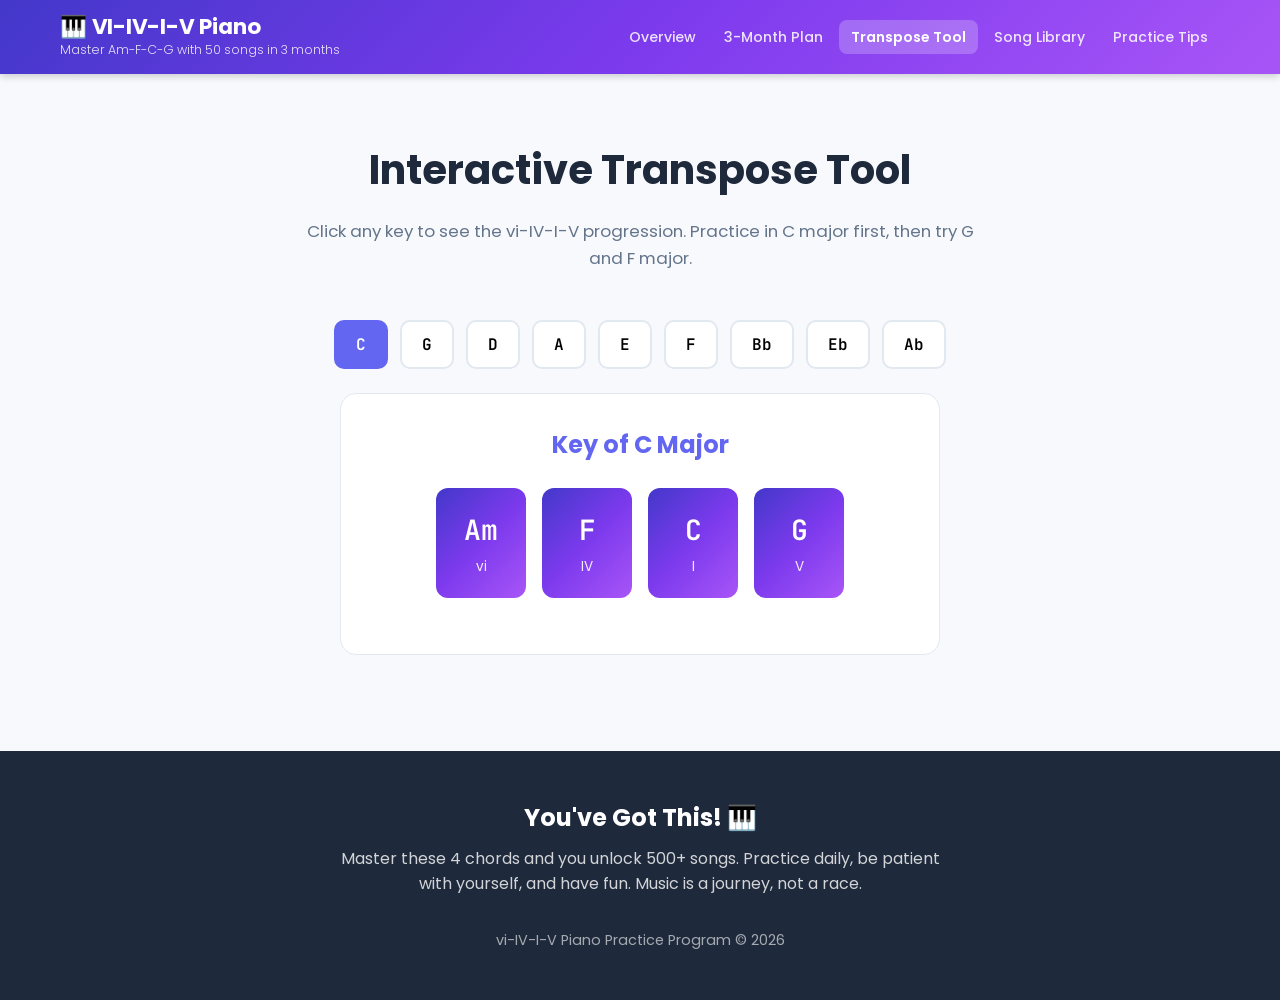
<file: transpose_tool.html>
<!DOCTYPE html>
<html lang="en">
<head>
  <meta charset="UTF-8">
  <meta name="viewport" content="width=device-width, initial-scale=1.0">
  <title>Transpose Tool – VI-IV-I-V Piano</title>
  <link href="https://fonts.googleapis.com/css2?family=Poppins:wght@300;400;500;600;700&family=JetBrains+Mono:wght@400;600&display=swap" rel="stylesheet">
  <link rel="stylesheet" href="app.css">
</head>
<body>

<header>
  <div class="header-inner">
    <div class="header-brand">
      <h1>🎹 VI-IV-I-V Piano</h1>
      <p>Master Am-F-C-G with 50 songs in 3 months</p>
    </div>
    <nav aria-label="Main navigation">
      <button class="nav-toggle" aria-label="Toggle navigation" aria-expanded="false">
        <svg width="24" height="24" fill="none" stroke="currentColor" stroke-width="2" viewBox="0 0 24 24">
          <path stroke-linecap="round" stroke-linejoin="round" d="M4 6h16M4 12h16M4 18h16"/>
        </svg>
      </button>
      <ul class="nav-links" role="list">
        <li><a href="index.html">Overview</a></li>
        <li><a href="practice_plan.html">3-Month Plan</a></li>
        <li><a href="transpose_tool.html" class="active">Transpose Tool</a></li>
        <li><a href="songs_library.html">Song Library</a></li>
        <li><a href="practice_tips.html">Practice Tips</a></li>
      </ul>
    </nav>
  </div>
</header>

<main>
  <section>
    <div class="container">
      <h2 class="section-title">Interactive Transpose Tool</h2>
      <p class="section-desc">Click any key to see the vi-IV-I-V progression. Practice in C major first, then try G and F major.</p>
      <div class="transpose-tool">
        <div class="key-buttons">
          <button class="key-btn active" data-key="C">C</button>
          <button class="key-btn" data-key="G">G</button>
          <button class="key-btn" data-key="D">D</button>
          <button class="key-btn" data-key="A">A</button>
          <button class="key-btn" data-key="E">E</button>
          <button class="key-btn" data-key="F">F</button>
          <button class="key-btn" data-key="Bb">Bb</button>
          <button class="key-btn" data-key="Eb">Eb</button>
          <button class="key-btn" data-key="Ab">Ab</button>
        </div>
        <div class="transpose-display">
          <div id="currentKey">Key of C Major</div>
          <div class="chord-display" id="chordDisplay">
            <div class="chord-box"><span class="chord-name" id="chord1">Am</span><span class="chord-degree">vi</span></div>
            <div class="chord-box"><span class="chord-name" id="chord2">F</span><span class="chord-degree">IV</span></div>
            <div class="chord-box"><span class="chord-name" id="chord3">C</span><span class="chord-degree">I</span></div>
            <div class="chord-box"><span class="chord-name" id="chord4">G</span><span class="chord-degree">V</span></div>
          </div>
        </div>
      </div>
    </div>
  </section>
</main>

<footer>
  <div class="container">
    <h3 class="footer-title">You've Got This! 🎹</h3>
    <p class="footer-desc">Master these 4 chords and you unlock 500+ songs. Practice daily, be patient with yourself, and have fun. Music is a journey, not a race.</p>
    <p class="footer-copy">vi-IV-I-V Piano Practice Program © 2026</p>
  </div>
</footer>

<script src="app.js"></script>
<script>
const transposeData = {
  'C':  ['Am', 'F',  'C',  'G'],
  'G':  ['Em', 'C',  'G',  'D'],
  'D':  ['Bm', 'G',  'D',  'A'],
  'A':  ['F#m','D',  'A',  'E'],
  'E':  ['C#m','A',  'E',  'B'],
  'F':  ['Dm', 'Bb', 'F',  'C'],
  'Bb': ['Gm', 'Eb', 'Bb', 'F'],
  'Eb': ['Cm', 'Ab', 'Eb', 'Bb'],
  'Ab': ['Fm', 'Db', 'Ab', 'Eb']
};

document.querySelectorAll('.key-btn').forEach(btn => {
  btn.addEventListener('click', () => {
    document.querySelectorAll('.key-btn').forEach(b => b.classList.remove('active'));
    btn.classList.add('active');
    const key = btn.dataset.key;
    const chords = transposeData[key];
    document.getElementById('currentKey').textContent = `Key of ${key} Major`;
    document.getElementById('chord1').textContent = chords[0];
    document.getElementById('chord2').textContent = chords[1];
    document.getElementById('chord3').textContent = chords[2];
    document.getElementById('chord4').textContent = chords[3];
  });
});
</script>
</body>
</html>
</file>
<file: app.css>
:root {
  --bg: #f7f9fc;
  --card: #ffffff;
  --text: #1e293b;
  --muted: #64748b;
  --primary: #6366f1;
  --primary-dark: #4f46e5;
  --gradient: linear-gradient(135deg, #4338ca 0%, #7c3aed 50%, #a855f7 100%);
  --accent: #f59e0b;
  --border: #e2e8f0;
  --success: #10b981;
  --chord-color: #8b5cf6;
}

* {
  margin: 0;
  padding: 0;
  box-sizing: border-box;
}

html {
  scroll-behavior: smooth;
}

body {
  font-family: 'Poppins', sans-serif;
  background: var(--bg);
  color: var(--text);
  line-height: 1.6;
  display: flex;
  flex-direction: column;
  min-height: 100vh;
}

.container {
  max-width: 1200px;
  margin: 0 auto;
  padding: 0 1.25rem;
}

/* ── Header ── */
header {
  background: var(--gradient);
  color: white;
  position: sticky;
  top: 0;
  z-index: 100;
  box-shadow: 0 2px 8px rgba(0,0,0,0.2);
}

.header-inner {
  display: flex;
  align-items: center;
  justify-content: space-between;
  gap: 1rem;
  padding: 0.875rem 1.25rem;
  max-width: 1200px;
  margin: 0 auto;
}

.header-brand h1 {
  font-size: clamp(1rem, 2.5vw, 1.35rem);
  font-weight: 700;
  letter-spacing: -0.01em;
  line-height: 1.2;
}

.header-brand p {
  font-size: 0.78rem;
  opacity: 0.85;
  font-weight: 300;
}

/* ── Nav ── */
nav {
  display: flex;
  align-items: center;
  gap: 0.25rem;
}

.nav-links {
  display: flex;
  gap: 0.25rem;
  list-style: none;
}

.nav-links a {
  color: rgba(255,255,255,0.85);
  text-decoration: none;
  font-weight: 500;
  font-size: 0.88rem;
  padding: 0.45rem 0.75rem;
  border-radius: 8px;
  transition: background 0.2s, color 0.2s;
  white-space: nowrap;
}

.nav-links a:hover {
  background: rgba(255,255,255,0.15);
  color: white;
}

.nav-links a.active {
  background: rgba(255,255,255,0.22);
  color: white;
  font-weight: 600;
}

/* Hamburger */
.nav-toggle {
  display: none;
  background: none;
  border: none;
  color: white;
  cursor: pointer;
  padding: 0.4rem;
  border-radius: 6px;
  transition: background 0.2s;
}

.nav-toggle:hover {
  background: rgba(255,255,255,0.15);
}

.nav-toggle svg {
  display: block;
}

/* ── Hero (index only) ── */
.hero {
  background: var(--gradient);
  color: white;
  padding: 4rem 0 5rem;
  position: relative;
  overflow: hidden;
  text-align: center;
}

.hero::after {
  content: '';
  position: absolute;
  bottom: -2px;
  left: 0;
  width: 100%;
  height: 60px;
  background: url("data:image/svg+xml,%3Csvg xmlns='http://www.w3.org/2000/svg' viewBox='0 0 1440 120'%3E%3Cpath fill='%23f7f9fc' d='M0,64L80,69.3C160,75,320,85,480,80C640,75,800,53,960,48C1120,43,1280,53,1360,58.7L1440,64L1440,120L1360,120C1280,120,1120,120,960,120C800,120,640,120,480,120C320,120,160,120,80,120L0,120Z'%3E%3C/path%3E%3C/svg%3E") no-repeat;
  background-size: cover;
}

.hero h2 {
  font-size: clamp(2rem, 5vw, 3.2rem);
  font-weight: 700;
  margin-bottom: 0.5rem;
  letter-spacing: -0.02em;
}

.hero p {
  font-size: clamp(1rem, 2.5vw, 1.2rem);
  opacity: 0.95;
  font-weight: 300;
  margin-bottom: 2rem;
}

.header-chords {
  display: inline-flex;
  gap: 0.75rem;
  flex-wrap: wrap;
  justify-content: center;
  margin-top: 1rem;
}

.chord-pill {
  background: rgba(255,255,255,0.2);
  backdrop-filter: blur(10px);
  padding: 0.6rem 1.2rem;
  border-radius: 50px;
  font-family: 'JetBrains Mono', monospace;
  font-weight: 600;
  font-size: 1.1rem;
  border: 1px solid rgba(255,255,255,0.3);
}

/* ── Main ── */
main {
  flex: 1;
}

/* ── Sections ── */
section {
  padding: 4rem 0;
}

section.bg-white {
  background: white;
}

.section-title {
  font-size: clamp(1.75rem, 4vw, 2.5rem);
  font-weight: 700;
  margin-bottom: 1rem;
  text-align: center;
}

.section-desc {
  text-align: center;
  color: var(--muted);
  max-width: 700px;
  margin: 0 auto 3rem;
  font-size: 1.05rem;
}

/* ── Cards ── */
.card {
  background: var(--card);
  border-radius: 16px;
  padding: 2rem;
  box-shadow: 0 4px 6px -1px rgba(0,0,0,0.05), 0 2px 4px -1px rgba(0,0,0,0.03);
  border: 1px solid var(--border);
  transition: transform 0.2s, box-shadow 0.2s;
}

.card:hover {
  transform: translateY(-2px);
  box-shadow: 0 10px 15px -3px rgba(0,0,0,0.08), 0 4px 6px -2px rgba(0,0,0,0.03);
}

.overview-grid {
  display: grid;
  grid-template-columns: repeat(auto-fit, minmax(300px, 1fr));
  gap: 2rem;
  margin-top: 2rem;
}

.chord-display {
  display: flex;
  gap: 1rem;
  justify-content: center;
  margin: 1.5rem 0;
  flex-wrap: wrap;
}

.chord-box {
  background: var(--gradient);
  color: white;
  padding: 1.25rem 1.5rem;
  border-radius: 12px;
  text-align: center;
  min-width: 90px;
}

.chord-name {
  font-family: 'JetBrains Mono', monospace;
  font-size: 1.75rem;
  font-weight: 600;
  display: block;
}

.chord-degree {
  font-size: 0.85rem;
  opacity: 0.9;
  margin-top: 0.25rem;
}

.nashville-label {
  background: var(--accent);
  color: white;
  display: inline-block;
  padding: 0.4rem 1rem;
  border-radius: 50px;
  font-weight: 600;
  font-size: 0.9rem;
  margin-bottom: 1rem;
}

/* ── Daily Routine (practice_plan.html) ── */
.daily-routine {
  background: var(--card);
  border-radius: 16px;
  padding: 2rem;
  margin-top: 3rem;
  border: 2px solid var(--primary);
}

.daily-routine h3 {
  text-align: center;
  font-size: 1.5rem;
  margin-bottom: 0.5rem;
}

.daily-routine > p {
  text-align: center;
  color: var(--muted);
  margin-bottom: 1rem;
}

.routine-grid {
  display: grid;
  grid-template-columns: repeat(auto-fit, minmax(200px, 1fr));
  gap: 1.5rem;
  margin-top: 1.5rem;
}

.routine-item {
  text-align: center;
}

.routine-time {
  background: var(--primary);
  color: white;
  padding: 0.5rem 1rem;
  border-radius: 50px;
  display: inline-block;
  font-weight: 600;
  margin-bottom: 0.5rem;
  font-size: 0.9rem;
}

.print-center {
  text-align: center;
  margin-top: 2rem;
}

/* ── Transpose Tool ── */
.transpose-tool {
  text-align: center;
  margin: 3rem 0 2rem;
}

.key-buttons {
  display: flex;
  flex-wrap: wrap;
  gap: 0.75rem;
  justify-content: center;
  margin: 1.5rem 0;
}

.key-btn {
  background: var(--card);
  border: 2px solid var(--border);
  padding: 0.75rem 1.25rem;
  border-radius: 10px;
  cursor: pointer;
  font-weight: 600;
  font-family: 'JetBrains Mono', monospace;
  transition: all 0.2s;
  font-size: 1rem;
}

.key-btn:hover {
  border-color: var(--primary);
  transform: translateY(-2px);
}

.key-btn.active {
  background: var(--primary);
  color: white;
  border-color: var(--primary);
}

.transpose-display {
  background: var(--card);
  border-radius: 16px;
  padding: 2rem;
  max-width: 600px;
  margin: 0 auto;
  border: 1px solid var(--border);
}

#currentKey {
  font-size: 1.5rem;
  font-weight: 700;
  color: var(--primary);
  margin-bottom: 1rem;
}

/* ── Song Library ── */
.library-controls {
  display: flex;
  gap: 1rem;
  margin-bottom: 2rem;
  flex-wrap: wrap;
  justify-content: space-between;
  align-items: center;
}

.search-box {
  flex: 1;
  min-width: 250px;
  position: relative;
}

.search-box input {
  width: 100%;
  padding: 0.875rem 1rem 0.875rem 3rem;
  border: 2px solid var(--border);
  border-radius: 12px;
  font-size: 1rem;
  font-family: 'Poppins', sans-serif;
  transition: border 0.2s;
}

.search-box input:focus {
  outline: none;
  border-color: var(--primary);
}

.search-box::before {
  content: '🔍';
  position: absolute;
  left: 1rem;
  top: 50%;
  transform: translateY(-50%);
  font-size: 1.2rem;
}

.filter-buttons {
  display: flex;
  gap: 0.5rem;
  flex-wrap: wrap;
}

.filter-btn {
  padding: 0.6rem 1.1rem;
  background: var(--card);
  border: 2px solid var(--border);
  border-radius: 50px;
  cursor: pointer;
  font-size: 0.9rem;
  font-weight: 500;
  transition: all 0.2s;
}

.filter-btn:hover {
  border-color: var(--primary);
}

.filter-btn.active {
  background: var(--primary);
  color: white;
  border-color: var(--primary);
}

.song-table-container {
  overflow-x: auto;
  border-radius: 12px;
  border: 1px solid var(--border);
}

table {
  width: 100%;
  border-collapse: collapse;
  background: var(--card);
}

thead {
  background: #f8fafc;
  position: sticky;
  top: 0;
}

th {
  padding: 1rem;
  text-align: left;
  font-weight: 600;
  font-size: 0.9rem;
  color: var(--muted);
  text-transform: uppercase;
  letter-spacing: 0.05em;
  border-bottom: 2px solid var(--border);
}

td {
  padding: 1rem;
  border-bottom: 1px solid var(--border);
  font-size: 0.95rem;
}

tbody tr:hover {
  background: #f8fafc;
}

tbody tr:last-child td {
  border-bottom: none;
}

.chord-inline {
  font-family: 'JetBrains Mono', monospace;
  color: var(--chord-color);
  font-weight: 600;
  background: rgba(139, 92, 246, 0.1);
  padding: 0.2rem 0.5rem;
  border-radius: 6px;
}

.category-badge {
  display: inline-block;
  padding: 0.35rem 0.75rem;
  border-radius: 50px;
  font-size: 0.8rem;
  font-weight: 600;
}

.cat-pop     { background: #dbeafe; color: #1e40af; }
.cat-artist  { background: #fce7f3; color: #9f1239; }
.cat-hymn    { background: #d1fae5; color: #065f46; }
.cat-classic { background: #fef3c7; color: #92400e; }

/* ── Tips ── */
.tips-grid {
  display: grid;
  grid-template-columns: repeat(auto-fit, minmax(300px, 1fr));
  gap: 1.5rem;
  margin-top: 2rem;
}

.tip-card {
  background: linear-gradient(135deg, #ffffff 0%, #f8fafc 100%);
  border-radius: 16px;
  padding: 2rem;
  border: 1px solid var(--border);
  position: relative;
  overflow: hidden;
}

.tip-card::before {
  content: '';
  position: absolute;
  top: 0;
  left: 0;
  width: 5px;
  height: 100%;
  background: var(--gradient);
}

.tip-icon {
  font-size: 2.5rem;
  margin-bottom: 1rem;
}

.tip-card h3 {
  font-size: 1.25rem;
  margin-bottom: 0.75rem;
  color: var(--text);
}

.tracker-box {
  background: var(--card);
  border-radius: 16px;
  padding: 2rem;
  margin-top: 2rem;
  text-align: center;
  border: 2px dashed var(--border);
}

.tracker-box h3 {
  font-size: 1.5rem;
  margin-bottom: 1rem;
}

.tracker-box .tracker-stars {
  margin-top: 1rem;
}

.tracker-box .tracker-note {
  margin-top: 1rem;
  color: var(--muted);
}

/* ── Footer ── */
footer {
  background: var(--text);
  color: white;
  text-align: center;
  padding: 3rem 0;
}

.footer-title {
  font-size: 1.5rem;
  margin-bottom: 0.5rem;
}

.footer-desc {
  opacity: 0.8;
  max-width: 600px;
  margin: 0 auto;
}

.footer-copy {
  margin-top: 2rem;
  opacity: 0.6;
  font-size: 0.9rem;
}

/* ── Buttons ── */
.btn {
  background: var(--primary);
  color: white;
  border: none;
  padding: 1rem 2rem;
  border-radius: 12px;
  font-size: 1rem;
  font-weight: 600;
  cursor: pointer;
  transition: all 0.2s;
  display: inline-flex;
  align-items: center;
  gap: 0.5rem;
}

.btn:hover {
  background: var(--primary-dark);
  transform: translateY(-2px);
  box-shadow: 0 10px 20px rgba(99, 102, 241, 0.3);
}

.btn-secondary {
  background: var(--card);
  color: var(--primary);
  border: 2px solid var(--primary);
}

.btn-secondary:hover {
  background: var(--primary);
  color: white;
}

/* ── Mobile ── */
@media (max-width: 768px) {
  .nav-toggle {
    display: block;
  }

  nav {
    position: relative;
  }

  .nav-links {
    display: none;
    flex-direction: column;
    position: absolute;
    top: calc(100% + 0.5rem);
    right: 0;
    background: #3730a3;
    border-radius: 12px;
    padding: 0.5rem;
    min-width: 180px;
    box-shadow: 0 8px 24px rgba(0,0,0,0.25);
    z-index: 200;
  }

  .nav-links.open {
    display: flex;
  }

  .nav-links a {
    padding: 0.65rem 1rem;
    border-radius: 8px;
    font-size: 0.95rem;
  }

  section {
    padding: 2.5rem 0;
  }

  .card {
    padding: 1.5rem;
  }

  th, td {
    padding: 0.75rem 0.5rem;
    font-size: 0.85rem;
  }

  .song-table-container {
    border: none;
  }

  table, thead, tbody, th, td, tr {
    display: block;
  }

  thead {
    display: none;
  }

  tr {
    margin-bottom: 1rem;
    border: 1px solid var(--border);
    border-radius: 12px;
    overflow: hidden;
  }

  td {
    border: none;
    position: relative;
    padding-left: 50%;
    text-align: right;
    border-bottom: 1px solid var(--border);
  }

  td:last-child {
    border-bottom: none;
  }

  td::before {
    content: attr(data-label);
    position: absolute;
    left: 1rem;
    width: 45%;
    text-align: left;
    font-weight: 600;
    color: var(--muted);
    font-size: 0.8rem;
    text-transform: uppercase;
  }
}

/* ── Print ── */
@media print {
  header nav, .btn, .library-controls, footer, .transpose-tool .key-buttons {
    display: none !important;
  }

  body {
    background: white;
  }

  .card, .tip-card {
    box-shadow: none;
    border: 1px solid #ccc;
    break-inside: avoid;
  }

  .hero {
    padding: 2rem 0;
  }

  section {
    padding: 1.5rem 0;
  }

}
</file>
<file: plan-timeline.css>
/* plan-timeline.css — styles for the interactive practice path timeline */

/* ── Progress bar ── */
.tl-progress-wrap {
  background: var(--card);
  border: 1px solid var(--border);
  border-radius: 16px;
  padding: 1.5rem 2rem;
  margin-bottom: 3rem;
  box-shadow: 0 2px 8px rgba(0,0,0,0.04);
}

.tl-progress-header {
  display: flex;
  justify-content: space-between;
  align-items: center;
  flex-wrap: wrap;
  gap: 0.5rem;
  margin-bottom: 0.75rem;
}

.tl-progress-meta {
  display: flex;
  align-items: center;
  gap: 1rem;
}

.tl-progress-label {
  font-weight: 600;
  font-size: 1rem;
  color: var(--text);
}

.tl-progress-pct {
  font-family: 'JetBrains Mono', monospace;
  font-weight: 700;
  font-size: 1.1rem;
  color: var(--primary);
}

.tl-progress-bar {
  height: 10px;
  background: var(--border);
  border-radius: 99px;
  overflow: hidden;
}

.tl-progress-fill {
  height: 100%;
  background: linear-gradient(90deg, var(--primary), #a855f7);
  border-radius: 99px;
  transition: width 0.6s cubic-bezier(0.4, 0, 0.2, 1);
}

.tl-eta {
  font-size: 0.82rem;
  color: var(--muted);
  margin-top: 0.6rem;
}

.tl-eta strong {
  color: var(--text);
}

/* Streak badge */
.tl-streak {
  display: inline-flex;
  align-items: center;
  gap: 0.3rem;
  background: rgba(245, 158, 11, 0.12);
  border: 1px solid rgba(245, 158, 11, 0.3);
  color: #b45309;
  font-weight: 700;
  font-size: 0.85rem;
  padding: 0.3rem 0.75rem;
  border-radius: 99px;
}

.tl-streak-label {
  font-weight: 400;
  opacity: 0.8;
}

.tl-progress-actions {
  display: flex;
  gap: 0.75rem;
  margin-top: 1.25rem;
  flex-wrap: wrap;
  align-items: center;
}

/* Import label acts as a button */
.tl-import-label {
  cursor: pointer;
  position: relative;
}

.tl-import-input {
  position: absolute;
  inset: 0;
  opacity: 0;
  cursor: pointer;
  width: 100%;
}

.btn-sm {
  padding: 0.5rem 1rem;
  font-size: 0.85rem;
  border-radius: 8px;
}

.btn-ghost {
  background: transparent;
  color: var(--muted);
  border: 1px solid var(--border);
}

.btn-ghost:hover {
  background: var(--bg);
  color: var(--text);
  transform: none;
  box-shadow: none;
}

/* ── Path container ── */
.tl-path {
  position: relative;
  max-width: 720px;
  margin: 0 auto;
  padding-left: 80px;
}

/* Continuous vertical line */
.tl-path::before {
  content: '';
  position: absolute;
  left: 36px;
  top: 0;
  bottom: 0;
  width: 3px;
  background: linear-gradient(to bottom, var(--primary) 0%, #a855f7 50%, var(--primary-dark) 100%);
  border-radius: 3px;
}

/* ── Month marker ── */
.tl-month-marker {
  position: relative;
  margin: 2rem 0 1.25rem -80px;
  padding-left: 80px;
}

.tl-month-badge {
  display: inline-block;
  background: var(--gradient);
  color: white;
  font-weight: 600;
  font-size: 0.9rem;
  padding: 0.5rem 1.25rem;
  border-radius: 99px;
  letter-spacing: 0.01em;
}

/* ── Row (node + detail side by side) ── */
.tl-row {
  display: flex;
  align-items: flex-start;
  gap: 1.25rem;
  margin-bottom: 1rem;
  position: relative;
}

/* ── Step (node + label stacked) ── */
.tl-step {
  display: flex;
  flex-direction: column;
  align-items: center;
  flex-shrink: 0;
  width: 56px;
  margin-left: -80px;
  position: relative;
  z-index: 2;
}

/* ── Node circle ── */
.tl-node {
  width: 52px;
  height: 52px;
  border-radius: 50%;
  display: flex;
  align-items: center;
  justify-content: center;
  cursor: pointer;
  position: relative;
  transition: transform 0.2s, box-shadow 0.2s;
  border: 3px solid transparent;
  user-select: none;
}

.tl-node:focus-visible {
  outline: 3px solid var(--accent);
  outline-offset: 3px;
}

/* Done */
.tl-node--done {
  background: var(--success);
  border-color: var(--success);
  box-shadow: 0 0 0 4px rgba(16, 185, 129, 0.15);
}

/* Current */
.tl-node--current {
  background: var(--gradient);
  border-color: var(--primary);
  box-shadow: 0 0 0 4px rgba(99, 102, 241, 0.2);
  animation: tl-pulse 2s ease-in-out infinite;
}

/* Locked */
.tl-node--locked {
  background: var(--border);
  border-color: var(--border);
  cursor: default;
  opacity: 0.55;
}

/* Open state */
.tl-node--open {
  transform: scale(1.12);
  box-shadow: 0 6px 20px rgba(99, 102, 241, 0.35);
}

.tl-node--done.tl-node--open {
  box-shadow: 0 6px 20px rgba(16, 185, 129, 0.35);
}

@keyframes tl-pulse {
  0%, 100% { box-shadow: 0 0 0 4px rgba(99, 102, 241, 0.2); }
  50%       { box-shadow: 0 0 0 8px rgba(99, 102, 241, 0.08); }
}

.tl-node-icon {
  position: absolute;
  font-size: 1.1rem;
  font-weight: 700;
  color: white;
  line-height: 1;
}

.tl-node-num {
  font-family: 'JetBrains Mono', monospace;
  font-size: 0.75rem;
  font-weight: 600;
  color: white;
  opacity: 0.6;
  position: absolute;
  bottom: 4px;
  right: 6px;
  line-height: 1;
}

/* Hide number when icon is shown */
.tl-node--done .tl-node-num,
.tl-node--current .tl-node-num {
  display: none;
}

.tl-node--locked .tl-node-icon {
  color: var(--muted);
  font-size: 0.9rem;
}

.tl-node--locked .tl-node-num {
  color: var(--muted);
  opacity: 1;
}

/* Node label */
.tl-node-label {
  font-size: 0.7rem;
  text-align: center;
  margin-top: 0.35rem;
  line-height: 1.3;
  max-width: 60px;
  color: var(--muted);
}

.tl-node-label--current {
  color: var(--primary);
  font-weight: 600;
}

.tl-node-label--done {
  color: var(--success);
  font-weight: 500;
}

/* ── Task checkboxes ── */
.tl-task-list li {
  display: flex;
  align-items: flex-start;
  gap: 0.6rem;
}

.tl-task-cb {
  flex-shrink: 0;
  margin-top: 0.2rem;
  width: 15px;
  height: 15px;
  accent-color: var(--primary);
  cursor: pointer;
}

.tl-task--done span {
  text-decoration: line-through;
  color: var(--muted);
}

.tl-task-list li::before {
  display: none; /* replaced by checkbox for interactive weeks */
}

/* Keep ♪ for locked weeks (no checkbox) */
.tl-detail--locked .tl-task-list li::before {
  display: block;
}

.tl-detail--locked .tl-task-list li {
  display: block;
  padding-left: 1.5rem;
}

.tl-detail-header {
  display: flex;
  justify-content: space-between;
  align-items: baseline;
  gap: 0.5rem;
  margin-bottom: 1rem;
}

.tl-detail-title {
  margin-bottom: 0 !important;
}

.tl-task-progress {
  font-size: 0.78rem;
  font-family: 'JetBrains Mono', monospace;
  color: var(--muted);
  white-space: nowrap;
}

/* ── Detail card ── */
.tl-detail {
  flex: 1;
  min-width: 0;
}

.tl-detail[hidden] {
  display: none;
}

.tl-detail-inner {
  background: var(--card);
  border: 1px solid var(--border);
  border-radius: 14px;
  padding: 1.5rem;
  box-shadow: 0 4px 16px rgba(0,0,0,0.06);
  animation: tl-slide-in 0.22s ease;
}

@keyframes tl-slide-in {
  from { opacity: 0; transform: translateY(-8px); }
  to   { opacity: 1; transform: translateY(0); }
}

.tl-detail--done .tl-detail-inner {
  border-color: rgba(16, 185, 129, 0.3);
  background: linear-gradient(135deg, #ffffff, #f0fdf4);
}

.tl-detail--current .tl-detail-inner {
  border-color: rgba(99, 102, 241, 0.35);
  background: linear-gradient(135deg, #ffffff, #f5f3ff);
}

.tl-detail--locked .tl-detail-inner {
  opacity: 0.7;
}

.tl-detail-title {
  font-size: 1.05rem;
  font-weight: 700;
  color: var(--text);
  margin-bottom: 1rem;
}

.tl-task-list {
  list-style: none;
  margin-bottom: 1rem;
}

.tl-task-list li {
  padding: 0.35rem 0 0.35rem 1.5rem;
  position: relative;
  font-size: 0.92rem;
  color: var(--text);
  border-bottom: 1px solid var(--border);
}

.tl-task-list li:last-child {
  border-bottom: none;
}

.tl-task-list li::before {
  content: '♪';
  position: absolute;
  left: 0;
  color: var(--chord-color);
  font-weight: 600;
}

.tl-goal-box {
  background: #f8fafc;
  border-left: 3px solid var(--success);
  padding: 0.65rem 1rem;
  border-radius: 6px;
  font-size: 0.88rem;
  margin-bottom: 1.25rem;
}

.tl-goal-box strong {
  color: var(--success);
}

.tl-detail-action {
  display: flex;
  justify-content: flex-end;
}

/* Complete button */
.btn-complete {
  background: var(--success);
  color: white;
  border: none;
  padding: 0.65rem 1.4rem;
  border-radius: 10px;
  font-size: 0.9rem;
  font-weight: 600;
  cursor: pointer;
  transition: all 0.2s;
  display: inline-flex;
  align-items: center;
  gap: 0.4rem;
}

.btn-complete:hover {
  background: #059669;
  transform: translateY(-1px);
  box-shadow: 0 6px 16px rgba(16, 185, 129, 0.3);
}

/* Done badge */
.tl-done-badge {
  display: inline-flex;
  align-items: center;
  gap: 0.4rem;
  background: rgba(16, 185, 129, 0.12);
  color: var(--success);
  font-weight: 600;
  font-size: 0.88rem;
  padding: 0.5rem 1rem;
  border-radius: 99px;
  border: 1px solid rgba(16, 185, 129, 0.25);
}

/* Locked message */
.tl-locked-msg {
  font-size: 0.85rem;
  color: var(--muted);
  font-style: italic;
}

/* ── Confetti canvas ── */
#tl-confetti {
  position: fixed;
  top: 0;
  left: 0;
  width: 100%;
  height: 100%;
  pointer-events: none;
  z-index: 9999;
  display: none;
}

/* ── Mobile ── */
@media (max-width: 600px) {
  .tl-path {
    padding-left: 60px;
  }

  .tl-path::before {
    left: 26px;
  }

  .tl-month-marker {
    margin-left: -60px;
    padding-left: 60px;
  }

  .tl-step {
    width: 44px;
    margin-left: -60px;
  }

  .tl-node {
    width: 42px;
    height: 42px;
  }

  .tl-node-icon {
    font-size: 0.95rem;
  }

  .tl-detail-inner {
    padding: 1.1rem;
  }

  .tl-row {
    gap: 0.85rem;
  }

  .tl-progress-wrap {
    padding: 1.1rem 1.25rem;
  }
}

/* ── Dashboard widget (index.html) ── */
.dash-widget {
  background: var(--card);
  border: 1px solid var(--border);
  border-radius: 16px;
  padding: 1.5rem 2rem;
  box-shadow: 0 2px 8px rgba(0,0,0,0.04);
  margin-top: 2.5rem;
}

.dash-widget-header {
  display: flex;
  justify-content: space-between;
  align-items: center;
  flex-wrap: wrap;
  gap: 0.5rem;
  margin-bottom: 1rem;
}

.dash-widget-title {
  font-weight: 700;
  font-size: 1rem;
}

.dash-widget-bar {
  height: 8px;
  background: var(--border);
  border-radius: 99px;
  overflow: hidden;
  margin-bottom: 1rem;
}

.dash-widget-fill {
  height: 100%;
  background: linear-gradient(90deg, var(--primary), #a855f7);
  border-radius: 99px;
  transition: width 0.6s cubic-bezier(0.4, 0, 0.2, 1);
}

.dash-stats {
  display: flex;
  gap: 1.5rem;
  flex-wrap: wrap;
}

.dash-stat {
  display: flex;
  flex-direction: column;
  gap: 0.1rem;
}

.dash-stat-value {
  font-family: 'JetBrains Mono', monospace;
  font-size: 1.4rem;
  font-weight: 700;
  color: var(--primary);
  line-height: 1;
}

.dash-stat-label {
  font-size: 0.75rem;
  color: var(--muted);
  text-transform: uppercase;
  letter-spacing: 0.04em;
}

.dash-cta {
  margin-top: 1.25rem;
}

/* ── Print ── */
@media print {
  .tl-progress-actions,
  .tl-detail-action,
  #tl-confetti {
    display: none !important;
  }

  .tl-detail[hidden] {
    display: block !important;
  }

  .tl-detail-inner {
    box-shadow: none;
    border: 1px solid #ccc;
    break-inside: avoid;
  }

  .tl-path::before {
    background: #ccc;
  }
}
</file>
